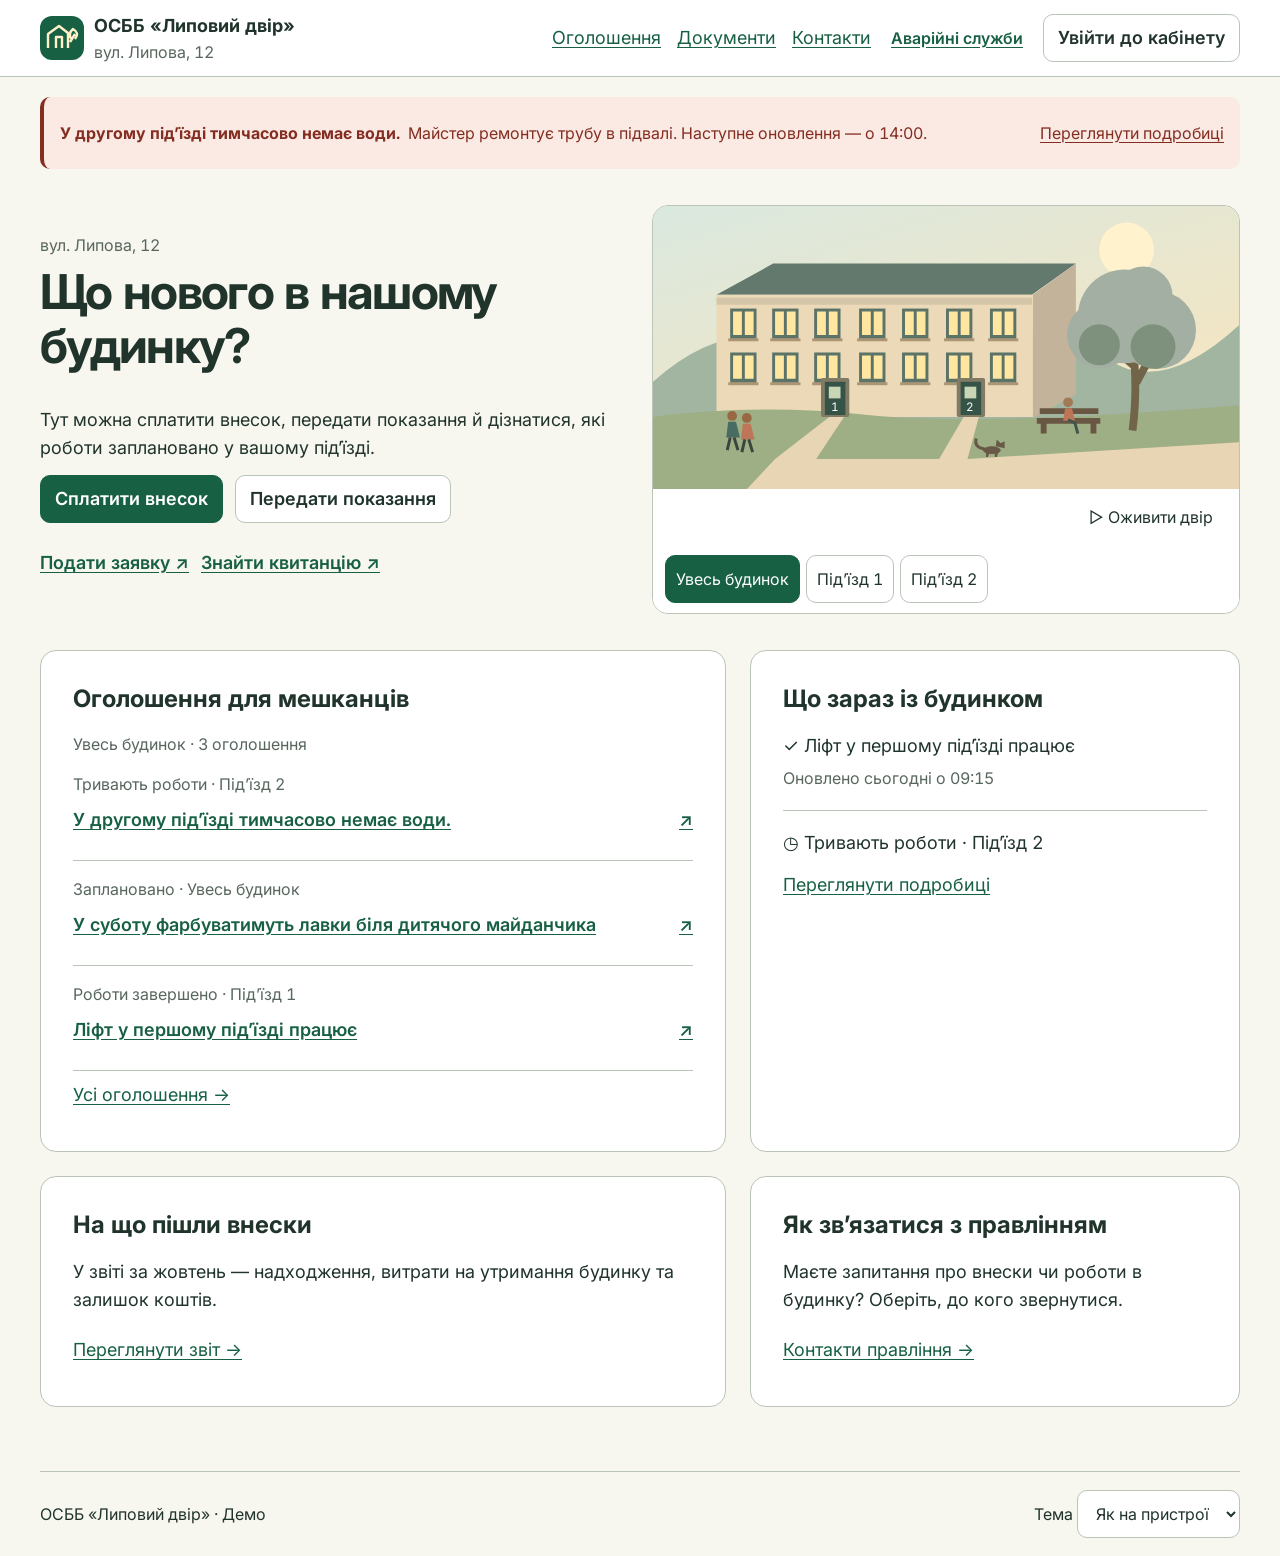
<file: index.html>
<!doctype html>
<html lang="uk"><head><meta charset="utf-8"><meta name="viewport" content="width=device-width,initial-scale=1">
<title>Що нового в нашому будинку? · ОСББ «Липовий двір»</title><meta name="description" content="Що нового в нашому будинку?. ОСББ «Липовий двір», вул. Липова, 12. Демонстраційний сайт.">
<link rel="icon" href="data:image/svg+xml,%3Csvg xmlns='http://www.w3.org/2000/svg' viewBox='0 0 32 32'%3E%3Crect width='32' height='32' rx='8' fill='%23176044'/%3E%3Cpath d='M7 18 16 8l9 10v7H7Z' fill='%23fff0c9'/%3E%3C/svg%3E"><link rel="preconnect" href="https://fonts.gstatic.com" crossorigin><link rel="stylesheet" href="style.css"><link rel="stylesheet" media="print" onload="this.media='all'" href="https://fonts.googleapis.com/css2?family=Inter:wght@400;600;700&amp;display=swap"><script src="app.js" defer></script></head>
<body data-page="index"><a class="skip" href="#main">До основного вмісту</a>
<header><div class="wrap bar"><a class="brand" href="index.html"><svg aria-hidden="true" viewBox="0 0 44 44" width="44" height="44"><rect width="44" height="44" rx="12" fill="#176044"/><path d="M8 32V18l11-8 9 7v15M16 32V21h6v11m8-6 5-8m-3 6q-5-6 1-11 7 4 2 10" fill="none" stroke="#FFF0C9" stroke-width="2.4" stroke-linejoin="round"/></svg><span>ОСББ «Липовий двір»<small>вул. Липова, 12</small></span></a><nav class="top"><a href="news.html">Оголошення</a><a href="documents.html">Документи</a><a href="contacts.html">Контакти</a></nav><a class="safety" href="emergency.html">Аварійні служби</a><a class="desk btn" href="account.html">Увійти до кабінету</a></div></header>
<main id="main" class="wrap" tabindex="-1"><aside class="alert"><strong>У другому під’їзді тимчасово немає води.</strong> Майстер ремонтує трубу в підвалі. Наступне оновлення — о 14:00. <a href="notice-1.html">Переглянути подробиці</a></aside><section class="hero"><div class="intro"><small>вул. Липова, 12</small><h1>Що нового в нашому будинку?</h1><p>Тут можна сплатити внесок, передати показання й дізнатися, які роботи заплановано у вашому під’їзді.</p><div class="actions"><a class="primary" href="pay.html">Сплатити внесок</a><a class="btn" href="meters.html">Передати показання</a></div></div><div class="quick"><a href="request.html">Подати заявку ↗</a><a href="receipts.html">Знайти квитанцію ↗</a></div><div class="scene"><svg class="yard" viewBox="0 0 600 290" role="img" aria-label="Подвір’я на Липовій: два під’їзди, липа, лавка й кіт"><defs><linearGradient id="sky" x2=".6" y2="1"><stop stop-color="#dae8df"/><stop offset="1" stop-color="#f7e5be"/></linearGradient><g id="window"><path fill="#5c7368" d="M0 0h27v31H0z"/><path fill="#ffe6a1" d="M3 3h9v24H3zm12 0h9v24h-9z"/><path stroke="#ab9574" stroke-width="3" d="M-2 32h31"/></g><g id="person"><circle cy="-26" r="5" fill="#986843"/><path d="M-4-20h8l4 16H-6z" fill="currentColor"/><path class="legs" d="m-2-4-3 13m7-13 4 13" fill="none" stroke="#3b443e" stroke-width="3"/></g></defs><rect width="600" height="290" fill="url(#sky)"/><circle cx="485" cy="45" r="28" fill="#fff2cd"/><path d="M0 180q84-75 160-28t160 0 140 0 140-30v115H0" fill="#a1b5a0"/><path d="M65 91 123 59h310l-45 32Z" fill="#63796d"/><path d="M389 91 433 59v134l-44 24Z" fill="#c4b39b"/><path d="M65 91h324v125H65Z" fill="#ebd9b7"/><path d="M65 94h323v7H65Z" fill="#d6c6a9"/><use href="#window" x="79" y="105"/><use href="#window" x="122" y="105"/><use href="#window" x="165" y="105"/><use href="#window" x="211" y="105"/><use href="#window" x="255" y="105"/><use href="#window" x="300" y="105"/><use href="#window" x="345" y="105"/><use href="#window" x="79" y="150"/><use href="#window" x="122" y="150"/><use href="#window" x="165" y="150"/><use href="#window" x="211" y="150"/><use href="#window" x="255" y="150"/><use href="#window" x="300" y="150"/><use href="#window" x="345" y="150"/><path d="M0 216q105-14 220-2t380-10v86H0" fill="#9eae85"/><path d="m96 290 29-31 62-48h12l-32 48h126l28-48h14l-13 48 278-17v48Z" fill="#e8d5b4"/><g class="door door1" transform="translate(176 180)"><rect x="-4" y="-4" width="29" height="40" rx="2" fill="#817a64"/><rect width="21" height="34" fill="#355347"/><path d="M4 5h12v12H4z" fill="#c9d6b6"/><text x="10" y="30" text-anchor="middle" font-size="12" fill="white">1</text></g><g class="door door2" transform="translate(315 180)"><rect x="-4" y="-4" width="29" height="40" rx="2" fill="#817a64"/><rect width="21" height="34" fill="#355347"/><path d="M4 5h12v12H4z" fill="#c9d6b6"/><text x="10" y="30" text-anchor="middle" font-size="12" fill="white">2</text></g><path d="M491 230q7-54-3-108m7 59 24-45m-25 29-26-22" fill="none" stroke="#716448" stroke-width="8"/><g fill="var(--leaves,#81965b)"><circle cx="483" cy="113" r="48"/><circle cx="516" cy="127" r="40"/><circle cx="458" cy="132" r="34"/><circle cx="502" cy="92" r="30"/></g><g fill="#546e4f" opacity=".45"><circle cx="457" cy="142" r="21"/><circle cx="512" cy="144" r="23"/></g><g stroke="#695743" stroke-width="6"><path d="M396 210h60m-63 10h65m-58 1v12m51-12v12"/></g><g transform="translate(425 213)"><circle class="head" cy="-12" r="5" fill="#a17955"/><path d="M-3-6h7l3 13h-12z" fill="#be7456"/><path d="m0 6 7 3 3 11" fill="none" stroke="#42554c" stroke-width="3"/></g><g class="couple"><use href="#person" x="81" y="241" color="#486c64"/><use href="#person" x="96" y="243" color="#be7658"/></g><g class="cat" fill="#685847" transform="translate(347 250)"><ellipse rx="9" ry="4"/><path d="m4-4 1-7 4 4 4-2v7ZM-6 1v6h2l2-6m5 0v6h2l2-6"/><path d="M-7-1q-12-2-9-11" stroke="#685847" stroke-width="3" fill="none"/></g></svg><div class="scene-bar"><button id="play">▷ Оживити двір</button></div><div class="filters" aria-label="Вибір під’їзду"><button data-filter="0" aria-pressed="true">Увесь будинок</button><button data-filter="1" aria-pressed="false">Під’їзд 1</button><button data-filter="2" aria-pressed="false">Під’їзд 2</button></div></div></section><div class="columns"><section class="card feed"><h2>Оголошення для мешканців</h2><small class="filter-result" role="status"></small><article class="row" data-entry="2"><small>Тривають роботи · Під’їзд 2</small><a href="notice-1.html">У другому під’їзді тимчасово немає води. <span aria-hidden="true">↗</span></a></article><article class="row" data-entry="0"><small>Заплановано · Увесь будинок</small><a href="notice-2.html">У суботу фарбуватимуть лавки біля дитячого майданчика <span aria-hidden="true">↗</span></a></article><article class="row" data-entry="1"><small>Роботи завершено · Під’їзд 1</small><a href="notice-3.html">Ліфт у першому під’їзді працює <span aria-hidden="true">↗</span></a></article><a href="news.html">Усі оголошення →</a></section><section class="card status"><h2>Що зараз із будинком</h2><p>✓ Ліфт у першому під’їзді працює</p><small>Оновлено сьогодні о 09:15</small><hr><p>◷ Тривають роботи · Під’їзд 2</p><a href="notice-1.html">Переглянути подробиці</a></section></div><div class="columns"><section class="card"><h2>На що пішли внески</h2><p>У звіті за жовтень — надходження, витрати на утримання будинку та залишок коштів.</p><a href="documents.html#oct">Переглянути звіт →</a></section><section class="card"><h2>Як зв’язатися з правлінням</h2><p>Маєте запитання про внески чи роботи в будинку? Оберіть, до кого звернутися.</p><a href="contacts.html">Контакти правління →</a></section></div></main>
<footer class="wrap"><span>ОСББ «Липовий двір» · Демо</span><label>Тема <select id="theme"><option value="auto">Як на пристрої</option><option value="light">Світла</option><option value="dark">Темна</option></select></label></footer>
<nav class="bottom" aria-label="Основна навігація"><a href="index.html" aria-current="page"><span aria-hidden="true">⌂</span>Головна</a><a href="account.html"><span aria-hidden="true">♙</span>Кабінет</a><a href="requests.html"><span aria-hidden="true">▤</span>Заявки</a><a href="emergency.html"><span aria-hidden="true">✆</span>Аварійні служби</a></nav></body></html>
</file>
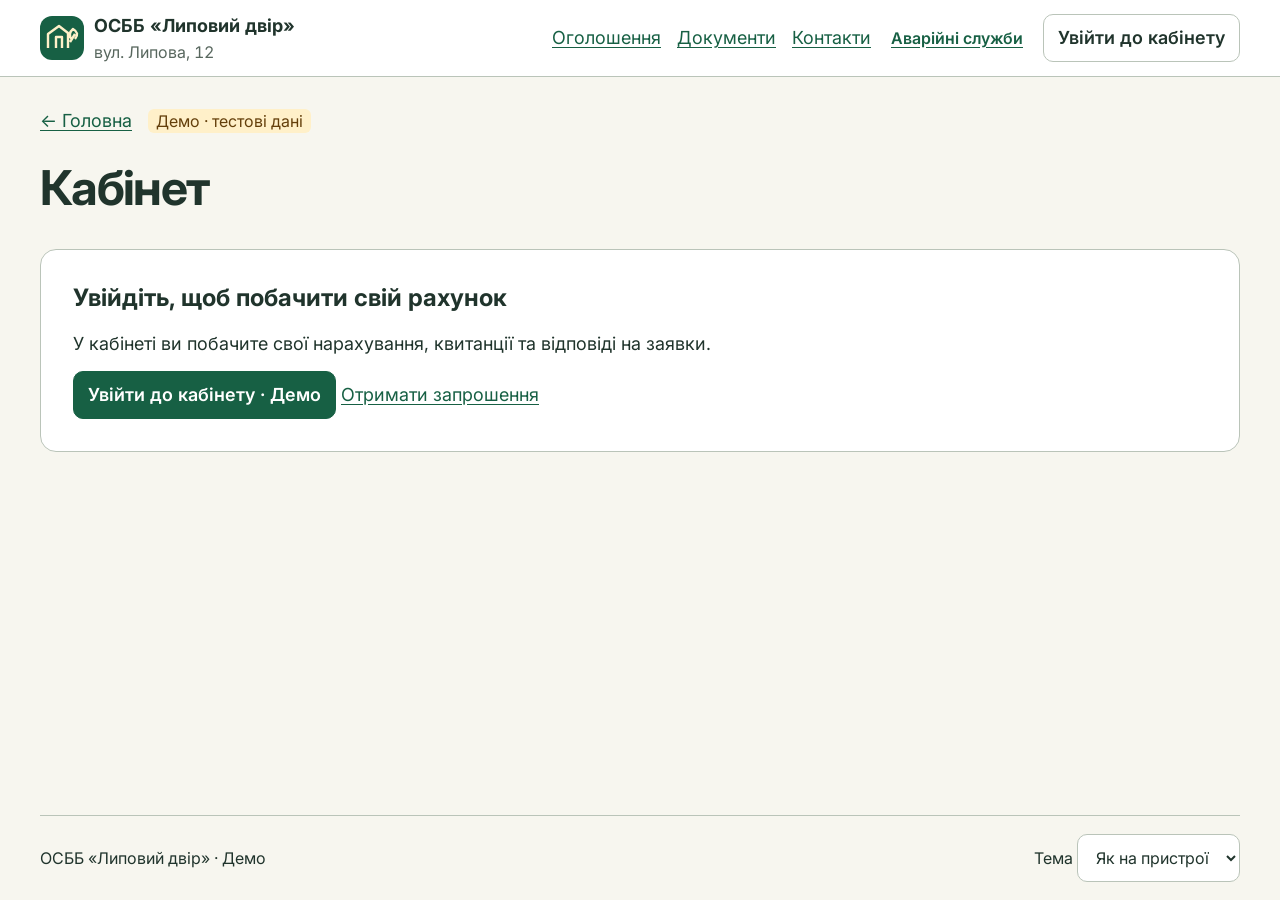
<file: account.html>
<!doctype html>
<html lang="uk"><head><meta charset="utf-8"><meta name="viewport" content="width=device-width,initial-scale=1">
<title>Кабінет · ОСББ «Липовий двір»</title><meta name="description" content="Кабінет. ОСББ «Липовий двір», вул. Липова, 12. Демонстраційний сайт.">
<meta name="robots" content="noindex"><link rel="icon" href="data:image/svg+xml,%3Csvg xmlns='http://www.w3.org/2000/svg' viewBox='0 0 32 32'%3E%3Crect width='32' height='32' rx='8' fill='%23176044'/%3E%3Cpath d='M7 18 16 8l9 10v7H7Z' fill='%23fff0c9'/%3E%3C/svg%3E"><link rel="preconnect" href="https://fonts.gstatic.com" crossorigin><link rel="stylesheet" href="style.css"><link rel="stylesheet" media="print" onload="this.media='all'" href="https://fonts.googleapis.com/css2?family=Inter:wght@400;600;700&amp;display=swap"><script src="app.js" defer></script></head>
<body data-page="account"><a class="skip" href="#main">До основного вмісту</a>
<header><div class="wrap bar"><a class="brand" href="index.html"><svg aria-hidden="true" viewBox="0 0 44 44" width="44" height="44"><rect width="44" height="44" rx="12" fill="#176044"/><path d="M8 32V18l11-8 9 7v15M16 32V21h6v11m8-6 5-8m-3 6q-5-6 1-11 7 4 2 10" fill="none" stroke="#FFF0C9" stroke-width="2.4" stroke-linejoin="round"/></svg><span>ОСББ «Липовий двір»<small>вул. Липова, 12</small></span></a><nav class="top"><a href="news.html">Оголошення</a><a href="documents.html">Документи</a><a href="contacts.html">Контакти</a></nav><a class="safety" href="emergency.html">Аварійні служби</a><a class="desk btn" href="account.html">Увійти до кабінету</a></div></header>
<main id="main" class="wrap" tabindex="-1"><a class="back" href="index.html">← Головна</a><span class="demo">Демо · тестові дані</span><h1>Кабінет</h1><section class="card gate" hidden><h2>Увійдіть, щоб побачити свій рахунок</h2><p>У кабінеті ви побачите свої нарахування, квитанції та відповіді на заявки.</p><button id="login" class="primary">Увійти до кабінету · Демо</button> <a href="contacts.html">Отримати запрошення</a></section><div class="demo-content"><div class="columns"><section class="card"><small>вул. Липова, 12 · Жовтень 2026</small><h2 id="balance-title">До сплати</h2><p class="money" id="balance">480,00 грн</p><small>Оновлено сьогодні о 09:15</small><div class="actions"><a class="primary" href="pay.html">Сплатити внесок</a><a href="receipts.html">Знайти квитанцію</a></div></section><section class="card"><h2>Показання</h2><p>Передайте показання до 25 листопада.</p><a href="meters.html">Передати показання</a><hr><a href="requests.html">Мої заявки</a></section></div><section class="card"><h2>Історія операцій</h2><p>Вересень · Внесок сплачено · 480,00 грн</p><a href="receipts.html">Переглянути квитанції</a></section></div></main>
<footer class="wrap"><span>ОСББ «Липовий двір» · Демо</span><label>Тема <select id="theme"><option value="auto">Як на пристрої</option><option value="light">Світла</option><option value="dark">Темна</option></select></label></footer>
<nav class="bottom" aria-label="Основна навігація"><a href="index.html"><span aria-hidden="true">⌂</span>Головна</a><a href="account.html" aria-current="page"><span aria-hidden="true">♙</span>Кабінет</a><a href="requests.html"><span aria-hidden="true">▤</span>Заявки</a><a href="emergency.html"><span aria-hidden="true">✆</span>Аварійні служби</a></nav></body></html>
</file>
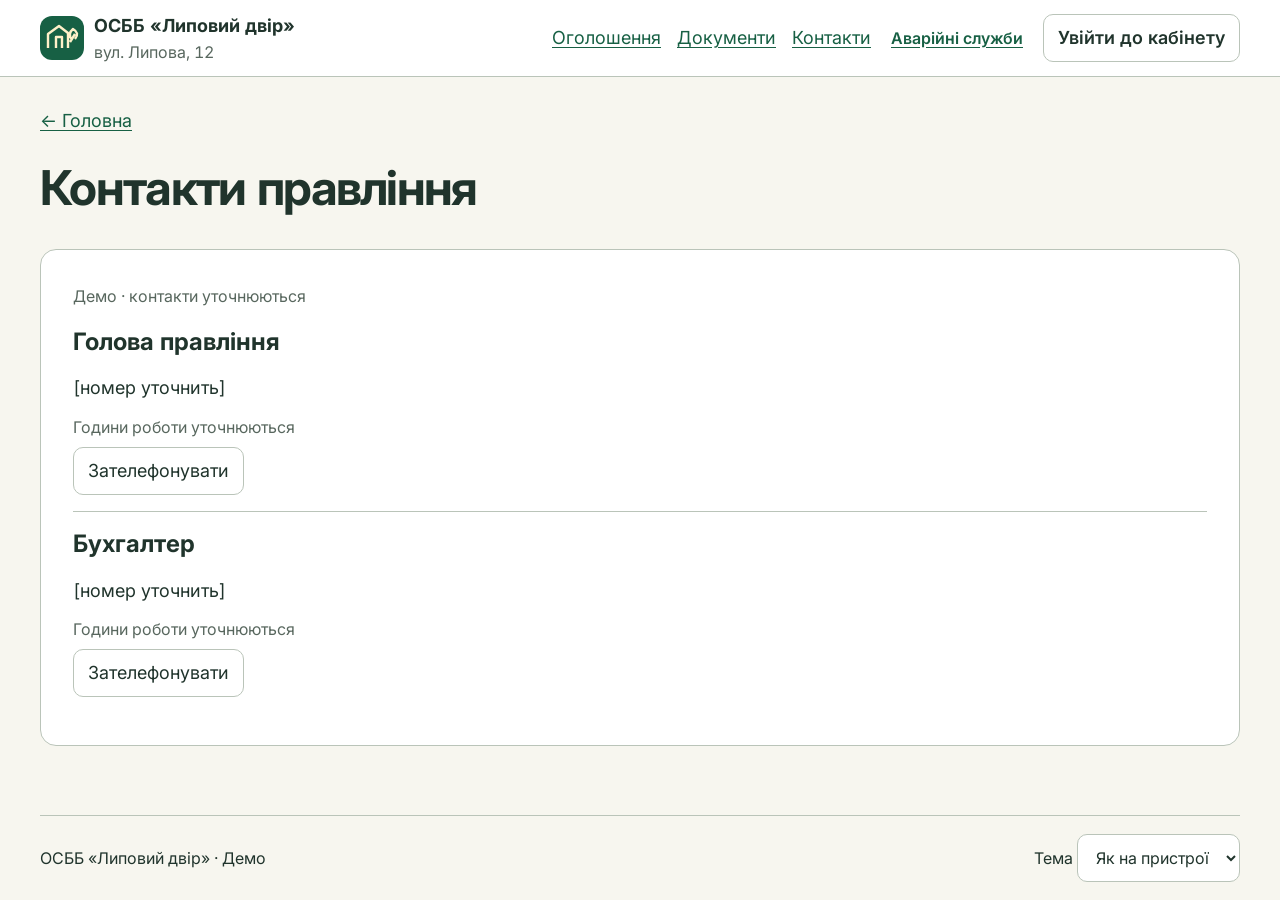
<file: contacts.html>
<!doctype html>
<html lang="uk"><head><meta charset="utf-8"><meta name="viewport" content="width=device-width,initial-scale=1">
<title>Контакти правління · ОСББ «Липовий двір»</title><meta name="description" content="Контакти правління. ОСББ «Липовий двір», вул. Липова, 12. Демонстраційний сайт.">
<link rel="icon" href="data:image/svg+xml,%3Csvg xmlns='http://www.w3.org/2000/svg' viewBox='0 0 32 32'%3E%3Crect width='32' height='32' rx='8' fill='%23176044'/%3E%3Cpath d='M7 18 16 8l9 10v7H7Z' fill='%23fff0c9'/%3E%3C/svg%3E"><link rel="preconnect" href="https://fonts.gstatic.com" crossorigin><link rel="stylesheet" href="style.css"><link rel="stylesheet" media="print" onload="this.media='all'" href="https://fonts.googleapis.com/css2?family=Inter:wght@400;600;700&amp;display=swap"><script src="app.js" defer></script></head>
<body data-page="contacts"><a class="skip" href="#main">До основного вмісту</a>
<header><div class="wrap bar"><a class="brand" href="index.html"><svg aria-hidden="true" viewBox="0 0 44 44" width="44" height="44"><rect width="44" height="44" rx="12" fill="#176044"/><path d="M8 32V18l11-8 9 7v15M16 32V21h6v11m8-6 5-8m-3 6q-5-6 1-11 7 4 2 10" fill="none" stroke="#FFF0C9" stroke-width="2.4" stroke-linejoin="round"/></svg><span>ОСББ «Липовий двір»<small>вул. Липова, 12</small></span></a><nav class="top"><a href="news.html">Оголошення</a><a href="documents.html">Документи</a><a href="contacts.html">Контакти</a></nav><a class="safety" href="emergency.html">Аварійні служби</a><a class="desk btn" href="account.html">Увійти до кабінету</a></div></header>
<main id="main" class="wrap" tabindex="-1"><a class="back" href="index.html">← Головна</a><h1>Контакти правління</h1><section class="card"><small>Демо · контакти уточнюються</small><article class="row"><h2>Голова правління</h2><p>[номер уточнить]</p><small>Години роботи уточнюються</small><button disabled>Зателефонувати</button></article><article class="row"><h2>Бухгалтер</h2><p>[номер уточнить]</p><small>Години роботи уточнюються</small><button disabled>Зателефонувати</button></article></section></main>
<footer class="wrap"><span>ОСББ «Липовий двір» · Демо</span><label>Тема <select id="theme"><option value="auto">Як на пристрої</option><option value="light">Світла</option><option value="dark">Темна</option></select></label></footer>
<nav class="bottom" aria-label="Основна навігація"><a href="index.html"><span aria-hidden="true">⌂</span>Головна</a><a href="account.html"><span aria-hidden="true">♙</span>Кабінет</a><a href="requests.html"><span aria-hidden="true">▤</span>Заявки</a><a href="emergency.html"><span aria-hidden="true">✆</span>Аварійні служби</a></nav></body></html>
</file>
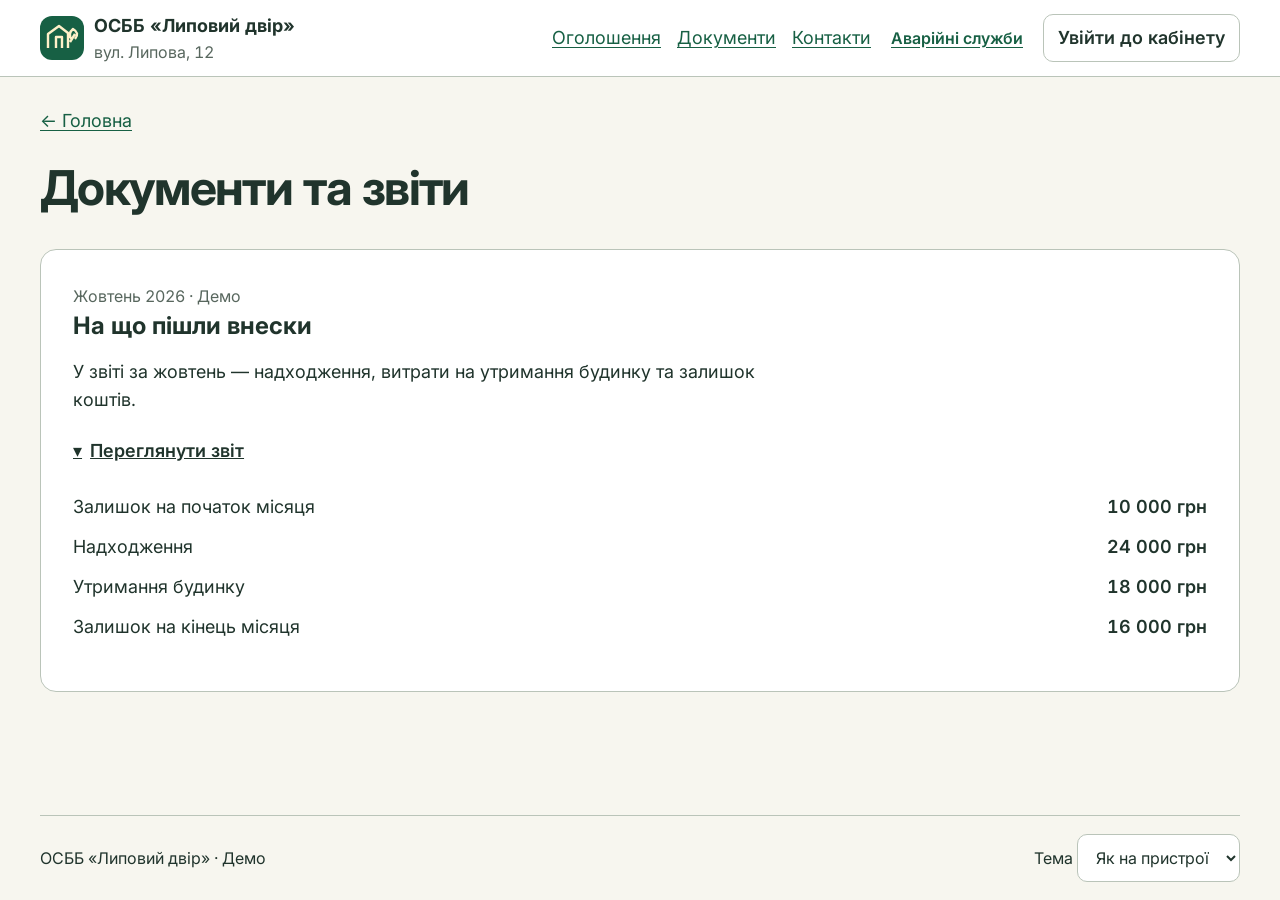
<file: documents.html>
<!doctype html>
<html lang="uk"><head><meta charset="utf-8"><meta name="viewport" content="width=device-width,initial-scale=1">
<title>Документи та звіти · ОСББ «Липовий двір»</title><meta name="description" content="Документи та звіти. ОСББ «Липовий двір», вул. Липова, 12. Демонстраційний сайт.">
<link rel="icon" href="data:image/svg+xml,%3Csvg xmlns='http://www.w3.org/2000/svg' viewBox='0 0 32 32'%3E%3Crect width='32' height='32' rx='8' fill='%23176044'/%3E%3Cpath d='M7 18 16 8l9 10v7H7Z' fill='%23fff0c9'/%3E%3C/svg%3E"><link rel="preconnect" href="https://fonts.gstatic.com" crossorigin><link rel="stylesheet" href="style.css"><link rel="stylesheet" media="print" onload="this.media='all'" href="https://fonts.googleapis.com/css2?family=Inter:wght@400;600;700&amp;display=swap"><script src="app.js" defer></script></head>
<body data-page="documents"><a class="skip" href="#main">До основного вмісту</a>
<header><div class="wrap bar"><a class="brand" href="index.html"><svg aria-hidden="true" viewBox="0 0 44 44" width="44" height="44"><rect width="44" height="44" rx="12" fill="#176044"/><path d="M8 32V18l11-8 9 7v15M16 32V21h6v11m8-6 5-8m-3 6q-5-6 1-11 7 4 2 10" fill="none" stroke="#FFF0C9" stroke-width="2.4" stroke-linejoin="round"/></svg><span>ОСББ «Липовий двір»<small>вул. Липова, 12</small></span></a><nav class="top"><a href="news.html">Оголошення</a><a href="documents.html">Документи</a><a href="contacts.html">Контакти</a></nav><a class="safety" href="emergency.html">Аварійні служби</a><a class="desk btn" href="account.html">Увійти до кабінету</a></div></header>
<main id="main" class="wrap" tabindex="-1"><a class="back" href="index.html">← Головна</a><h1>Документи та звіти</h1><article id="oct" class="card"><small>Жовтень 2026 · Демо</small><h2>На що пішли внески</h2><p>У звіті за жовтень — надходження, витрати на утримання будинку та залишок коштів.</p><details open><summary>Переглянути звіт</summary><dl><dt>Залишок на початок місяця</dt><dd>10 000 грн</dd><dt>Надходження</dt><dd>24 000 грн</dd><dt>Утримання будинку</dt><dd>18 000 грн</dd><dt>Залишок на кінець місяця</dt><dd>16 000 грн</dd></dl></details></article></main>
<footer class="wrap"><span>ОСББ «Липовий двір» · Демо</span><label>Тема <select id="theme"><option value="auto">Як на пристрої</option><option value="light">Світла</option><option value="dark">Темна</option></select></label></footer>
<nav class="bottom" aria-label="Основна навігація"><a href="index.html"><span aria-hidden="true">⌂</span>Головна</a><a href="account.html"><span aria-hidden="true">♙</span>Кабінет</a><a href="requests.html"><span aria-hidden="true">▤</span>Заявки</a><a href="emergency.html"><span aria-hidden="true">✆</span>Аварійні служби</a></nav></body></html>
</file>
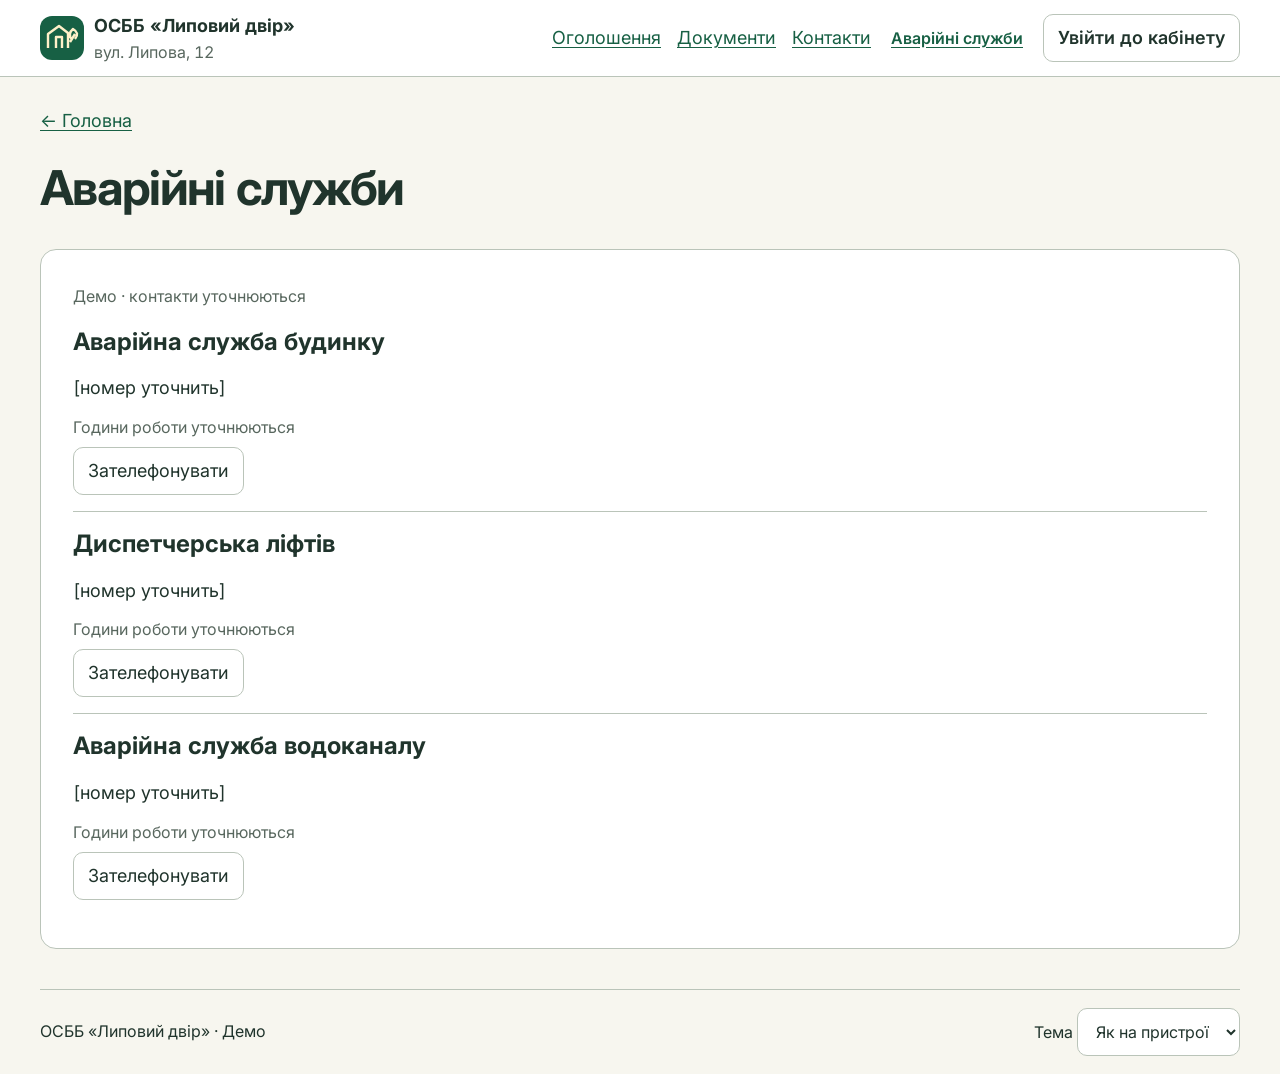
<file: emergency.html>
<!doctype html>
<html lang="uk"><head><meta charset="utf-8"><meta name="viewport" content="width=device-width,initial-scale=1">
<title>Аварійні служби · ОСББ «Липовий двір»</title><meta name="description" content="Аварійні служби. ОСББ «Липовий двір», вул. Липова, 12. Демонстраційний сайт.">
<link rel="icon" href="data:image/svg+xml,%3Csvg xmlns='http://www.w3.org/2000/svg' viewBox='0 0 32 32'%3E%3Crect width='32' height='32' rx='8' fill='%23176044'/%3E%3Cpath d='M7 18 16 8l9 10v7H7Z' fill='%23fff0c9'/%3E%3C/svg%3E"><link rel="preconnect" href="https://fonts.gstatic.com" crossorigin><link rel="stylesheet" href="style.css"><link rel="stylesheet" media="print" onload="this.media='all'" href="https://fonts.googleapis.com/css2?family=Inter:wght@400;600;700&amp;display=swap"><script src="app.js" defer></script></head>
<body data-page="emergency"><a class="skip" href="#main">До основного вмісту</a>
<header><div class="wrap bar"><a class="brand" href="index.html"><svg aria-hidden="true" viewBox="0 0 44 44" width="44" height="44"><rect width="44" height="44" rx="12" fill="#176044"/><path d="M8 32V18l11-8 9 7v15M16 32V21h6v11m8-6 5-8m-3 6q-5-6 1-11 7 4 2 10" fill="none" stroke="#FFF0C9" stroke-width="2.4" stroke-linejoin="round"/></svg><span>ОСББ «Липовий двір»<small>вул. Липова, 12</small></span></a><nav class="top"><a href="news.html">Оголошення</a><a href="documents.html">Документи</a><a href="contacts.html">Контакти</a></nav><a class="safety" href="emergency.html">Аварійні служби</a><a class="desk btn" href="account.html">Увійти до кабінету</a></div></header>
<main id="main" class="wrap" tabindex="-1"><a class="back" href="index.html">← Головна</a><h1>Аварійні служби</h1><section class="card"><small>Демо · контакти уточнюються</small><article class="row"><h2>Аварійна служба будинку</h2><p>[номер уточнить]</p><small>Години роботи уточнюються</small><button disabled>Зателефонувати</button></article><article class="row"><h2>Диспетчерська ліфтів</h2><p>[номер уточнить]</p><small>Години роботи уточнюються</small><button disabled>Зателефонувати</button></article><article class="row"><h2>Аварійна служба водоканалу</h2><p>[номер уточнить]</p><small>Години роботи уточнюються</small><button disabled>Зателефонувати</button></article></section></main>
<footer class="wrap"><span>ОСББ «Липовий двір» · Демо</span><label>Тема <select id="theme"><option value="auto">Як на пристрої</option><option value="light">Світла</option><option value="dark">Темна</option></select></label></footer>
<nav class="bottom" aria-label="Основна навігація"><a href="index.html"><span aria-hidden="true">⌂</span>Головна</a><a href="account.html"><span aria-hidden="true">♙</span>Кабінет</a><a href="requests.html"><span aria-hidden="true">▤</span>Заявки</a><a href="emergency.html" aria-current="page"><span aria-hidden="true">✆</span>Аварійні служби</a></nav></body></html>
</file>
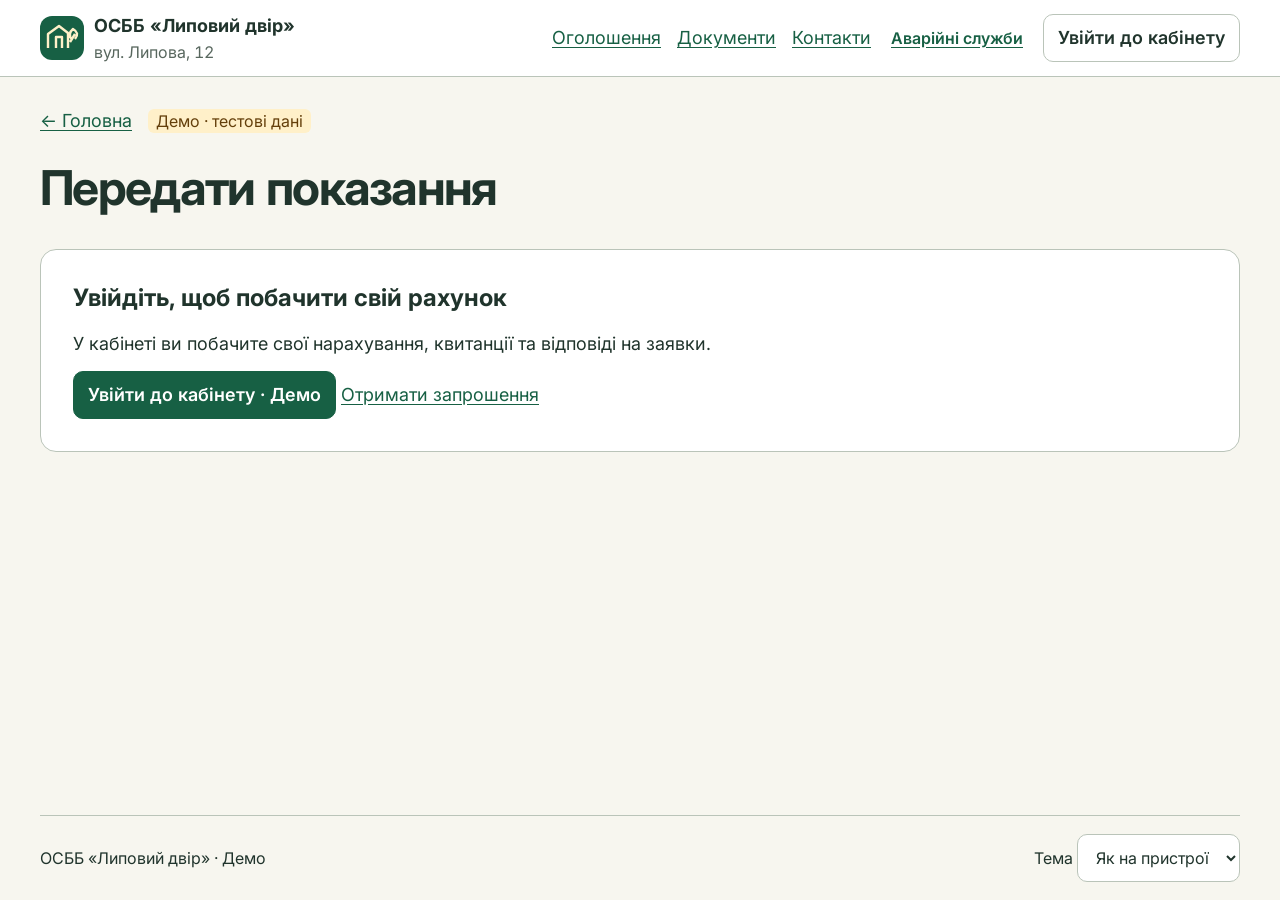
<file: meters.html>
<!doctype html>
<html lang="uk"><head><meta charset="utf-8"><meta name="viewport" content="width=device-width,initial-scale=1">
<title>Передати показання · ОСББ «Липовий двір»</title><meta name="description" content="Передати показання. ОСББ «Липовий двір», вул. Липова, 12. Демонстраційний сайт.">
<meta name="robots" content="noindex"><link rel="icon" href="data:image/svg+xml,%3Csvg xmlns='http://www.w3.org/2000/svg' viewBox='0 0 32 32'%3E%3Crect width='32' height='32' rx='8' fill='%23176044'/%3E%3Cpath d='M7 18 16 8l9 10v7H7Z' fill='%23fff0c9'/%3E%3C/svg%3E"><link rel="preconnect" href="https://fonts.gstatic.com" crossorigin><link rel="stylesheet" href="style.css"><link rel="stylesheet" media="print" onload="this.media='all'" href="https://fonts.googleapis.com/css2?family=Inter:wght@400;600;700&amp;display=swap"><script src="app.js" defer></script></head>
<body data-page="meters"><a class="skip" href="#main">До основного вмісту</a>
<header><div class="wrap bar"><a class="brand" href="index.html"><svg aria-hidden="true" viewBox="0 0 44 44" width="44" height="44"><rect width="44" height="44" rx="12" fill="#176044"/><path d="M8 32V18l11-8 9 7v15M16 32V21h6v11m8-6 5-8m-3 6q-5-6 1-11 7 4 2 10" fill="none" stroke="#FFF0C9" stroke-width="2.4" stroke-linejoin="round"/></svg><span>ОСББ «Липовий двір»<small>вул. Липова, 12</small></span></a><nav class="top"><a href="news.html">Оголошення</a><a href="documents.html">Документи</a><a href="contacts.html">Контакти</a></nav><a class="safety" href="emergency.html">Аварійні служби</a><a class="desk btn" href="account.html">Увійти до кабінету</a></div></header>
<main id="main" class="wrap" tabindex="-1"><a class="back" href="index.html">← Головна</a><span class="demo">Демо · тестові дані</span><h1>Передати показання</h1><section class="card gate" hidden><h2>Увійдіть, щоб побачити свій рахунок</h2><p>У кабінеті ви побачите свої нарахування, квитанції та відповіді на заявки.</p><button id="login" class="primary">Увійти до кабінету · Демо</button> <a href="contacts.html">Отримати запрошення</a></section><div class="demo-content"><form class="card" id="meter"><h2>Лічильник води</h2><p>Попередні показання · <strong id="previous">120</strong> м³</p><label class="formline">Поточні показання, м³<input name="reading" type="number" inputmode="decimal" step="0.001" min="120" required></label><button class="primary">Передати показання</button><p class="result" id="meter-result" role="status"></p></form></div></main>
<footer class="wrap"><span>ОСББ «Липовий двір» · Демо</span><label>Тема <select id="theme"><option value="auto">Як на пристрої</option><option value="light">Світла</option><option value="dark">Темна</option></select></label></footer>
<nav class="bottom" aria-label="Основна навігація"><a href="index.html"><span aria-hidden="true">⌂</span>Головна</a><a href="account.html"><span aria-hidden="true">♙</span>Кабінет</a><a href="requests.html"><span aria-hidden="true">▤</span>Заявки</a><a href="emergency.html"><span aria-hidden="true">✆</span>Аварійні служби</a></nav></body></html>
</file>
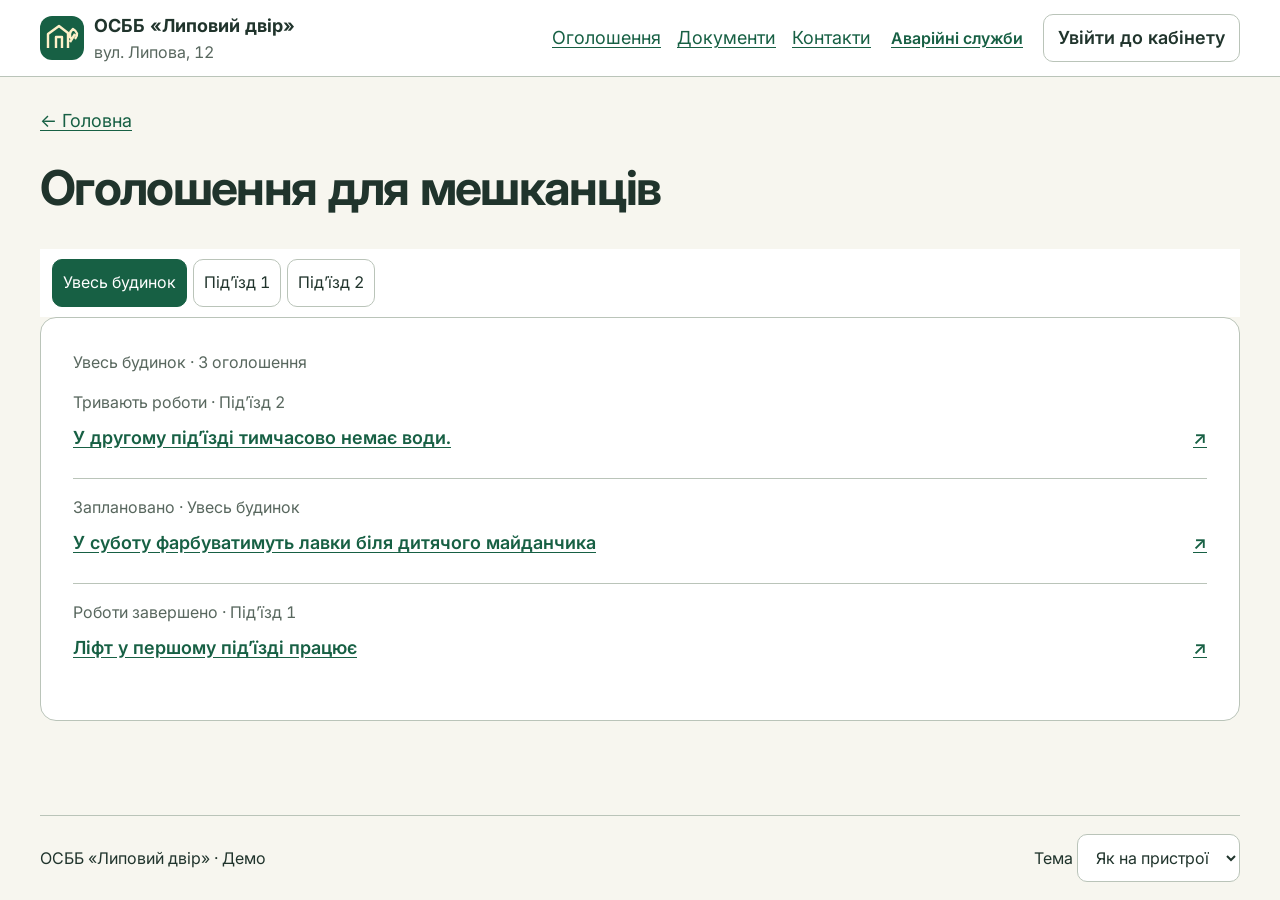
<file: news.html>
<!doctype html>
<html lang="uk"><head><meta charset="utf-8"><meta name="viewport" content="width=device-width,initial-scale=1">
<title>Оголошення для мешканців · ОСББ «Липовий двір»</title><meta name="description" content="Оголошення для мешканців. ОСББ «Липовий двір», вул. Липова, 12. Демонстраційний сайт.">
<link rel="icon" href="data:image/svg+xml,%3Csvg xmlns='http://www.w3.org/2000/svg' viewBox='0 0 32 32'%3E%3Crect width='32' height='32' rx='8' fill='%23176044'/%3E%3Cpath d='M7 18 16 8l9 10v7H7Z' fill='%23fff0c9'/%3E%3C/svg%3E"><link rel="preconnect" href="https://fonts.gstatic.com" crossorigin><link rel="stylesheet" href="style.css"><link rel="stylesheet" media="print" onload="this.media='all'" href="https://fonts.googleapis.com/css2?family=Inter:wght@400;600;700&amp;display=swap"><script src="app.js" defer></script></head>
<body data-page="news"><a class="skip" href="#main">До основного вмісту</a>
<header><div class="wrap bar"><a class="brand" href="index.html"><svg aria-hidden="true" viewBox="0 0 44 44" width="44" height="44"><rect width="44" height="44" rx="12" fill="#176044"/><path d="M8 32V18l11-8 9 7v15M16 32V21h6v11m8-6 5-8m-3 6q-5-6 1-11 7 4 2 10" fill="none" stroke="#FFF0C9" stroke-width="2.4" stroke-linejoin="round"/></svg><span>ОСББ «Липовий двір»<small>вул. Липова, 12</small></span></a><nav class="top"><a href="news.html">Оголошення</a><a href="documents.html">Документи</a><a href="contacts.html">Контакти</a></nav><a class="safety" href="emergency.html">Аварійні служби</a><a class="desk btn" href="account.html">Увійти до кабінету</a></div></header>
<main id="main" class="wrap" tabindex="-1"><a class="back" href="index.html">← Головна</a><h1>Оголошення для мешканців</h1><div class="filters" aria-label="Вибір під’їзду"><button data-filter="0" aria-pressed="true">Увесь будинок</button><button data-filter="1" aria-pressed="false">Під’їзд 1</button><button data-filter="2" aria-pressed="false">Під’їзд 2</button></div><section class="card"><small class="filter-result" role="status"></small><article class="row" data-entry="2"><small>Тривають роботи · Під’їзд 2</small><a href="notice-1.html">У другому під’їзді тимчасово немає води. <span aria-hidden="true">↗</span></a></article><article class="row" data-entry="0"><small>Заплановано · Увесь будинок</small><a href="notice-2.html">У суботу фарбуватимуть лавки біля дитячого майданчика <span aria-hidden="true">↗</span></a></article><article class="row" data-entry="1"><small>Роботи завершено · Під’їзд 1</small><a href="notice-3.html">Ліфт у першому під’їзді працює <span aria-hidden="true">↗</span></a></article></section></main>
<footer class="wrap"><span>ОСББ «Липовий двір» · Демо</span><label>Тема <select id="theme"><option value="auto">Як на пристрої</option><option value="light">Світла</option><option value="dark">Темна</option></select></label></footer>
<nav class="bottom" aria-label="Основна навігація"><a href="index.html"><span aria-hidden="true">⌂</span>Головна</a><a href="account.html"><span aria-hidden="true">♙</span>Кабінет</a><a href="requests.html"><span aria-hidden="true">▤</span>Заявки</a><a href="emergency.html"><span aria-hidden="true">✆</span>Аварійні служби</a></nav></body></html>
</file>
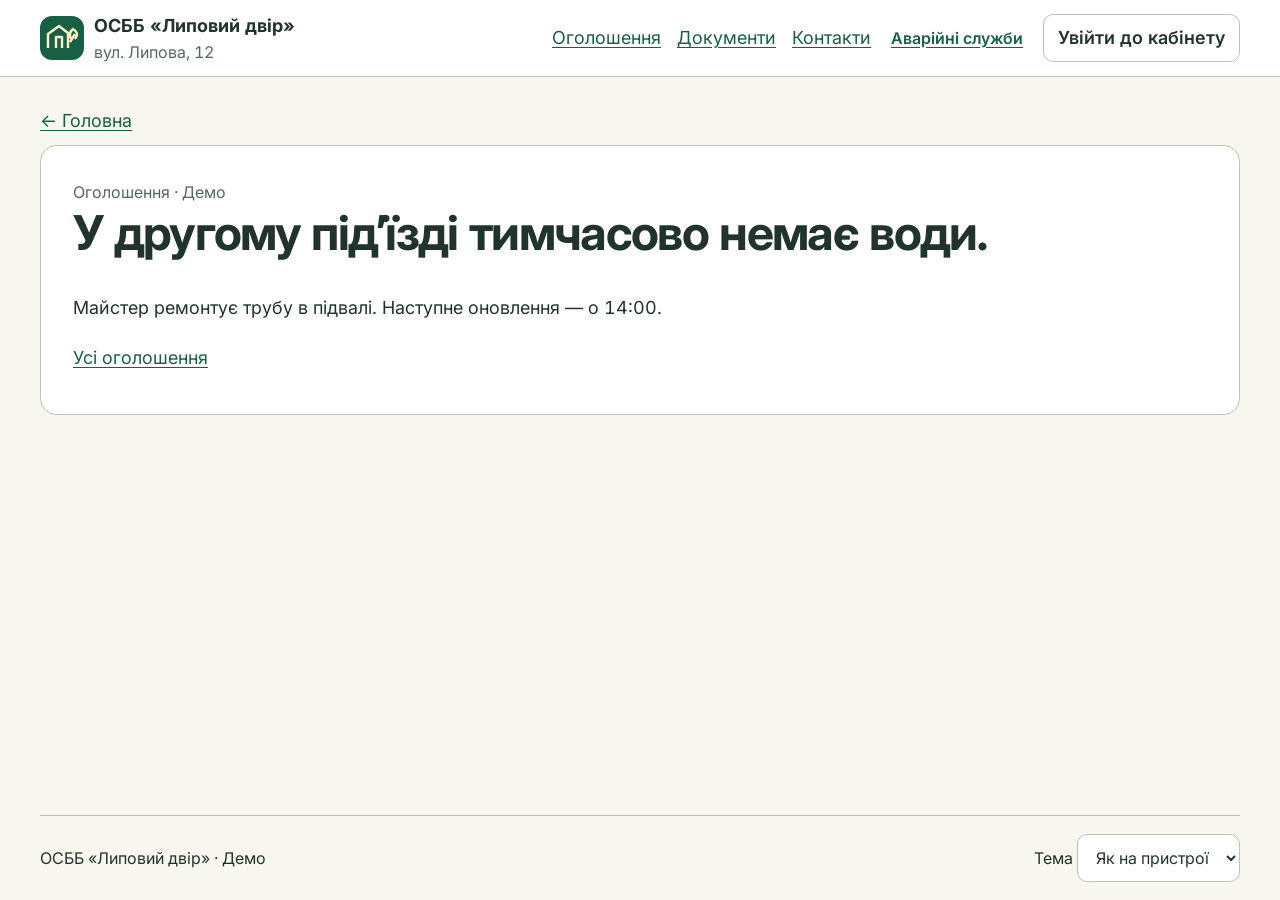
<file: notice-1.html>
<!doctype html>
<html lang="uk"><head><meta charset="utf-8"><meta name="viewport" content="width=device-width,initial-scale=1">
<title>У другому під’їзді тимчасово немає води. · ОСББ «Липовий двір»</title><meta name="description" content="У другому під’їзді тимчасово немає води.. ОСББ «Липовий двір», вул. Липова, 12. Демонстраційний сайт.">
<link rel="icon" href="data:image/svg+xml,%3Csvg xmlns='http://www.w3.org/2000/svg' viewBox='0 0 32 32'%3E%3Crect width='32' height='32' rx='8' fill='%23176044'/%3E%3Cpath d='M7 18 16 8l9 10v7H7Z' fill='%23fff0c9'/%3E%3C/svg%3E"><link rel="preconnect" href="https://fonts.gstatic.com" crossorigin><link rel="stylesheet" href="style.css"><link rel="stylesheet" media="print" onload="this.media='all'" href="https://fonts.googleapis.com/css2?family=Inter:wght@400;600;700&amp;display=swap"><script src="app.js" defer></script></head>
<body data-page="notice"><a class="skip" href="#main">До основного вмісту</a>
<header><div class="wrap bar"><a class="brand" href="index.html"><svg aria-hidden="true" viewBox="0 0 44 44" width="44" height="44"><rect width="44" height="44" rx="12" fill="#176044"/><path d="M8 32V18l11-8 9 7v15M16 32V21h6v11m8-6 5-8m-3 6q-5-6 1-11 7 4 2 10" fill="none" stroke="#FFF0C9" stroke-width="2.4" stroke-linejoin="round"/></svg><span>ОСББ «Липовий двір»<small>вул. Липова, 12</small></span></a><nav class="top"><a href="news.html">Оголошення</a><a href="documents.html">Документи</a><a href="contacts.html">Контакти</a></nav><a class="safety" href="emergency.html">Аварійні служби</a><a class="desk btn" href="account.html">Увійти до кабінету</a></div></header>
<main id="main" class="wrap" tabindex="-1"><a class="back" href="index.html">← Головна</a><article class="card"><small>Оголошення · Демо</small><h1>У другому під’їзді тимчасово немає води.</h1><p>Майстер ремонтує трубу в підвалі. Наступне оновлення — о 14:00.</p><a href="news.html">Усі оголошення</a></article></main>
<footer class="wrap"><span>ОСББ «Липовий двір» · Демо</span><label>Тема <select id="theme"><option value="auto">Як на пристрої</option><option value="light">Світла</option><option value="dark">Темна</option></select></label></footer>
<nav class="bottom" aria-label="Основна навігація"><a href="index.html"><span aria-hidden="true">⌂</span>Головна</a><a href="account.html"><span aria-hidden="true">♙</span>Кабінет</a><a href="requests.html"><span aria-hidden="true">▤</span>Заявки</a><a href="emergency.html"><span aria-hidden="true">✆</span>Аварійні служби</a></nav></body></html>
</file>
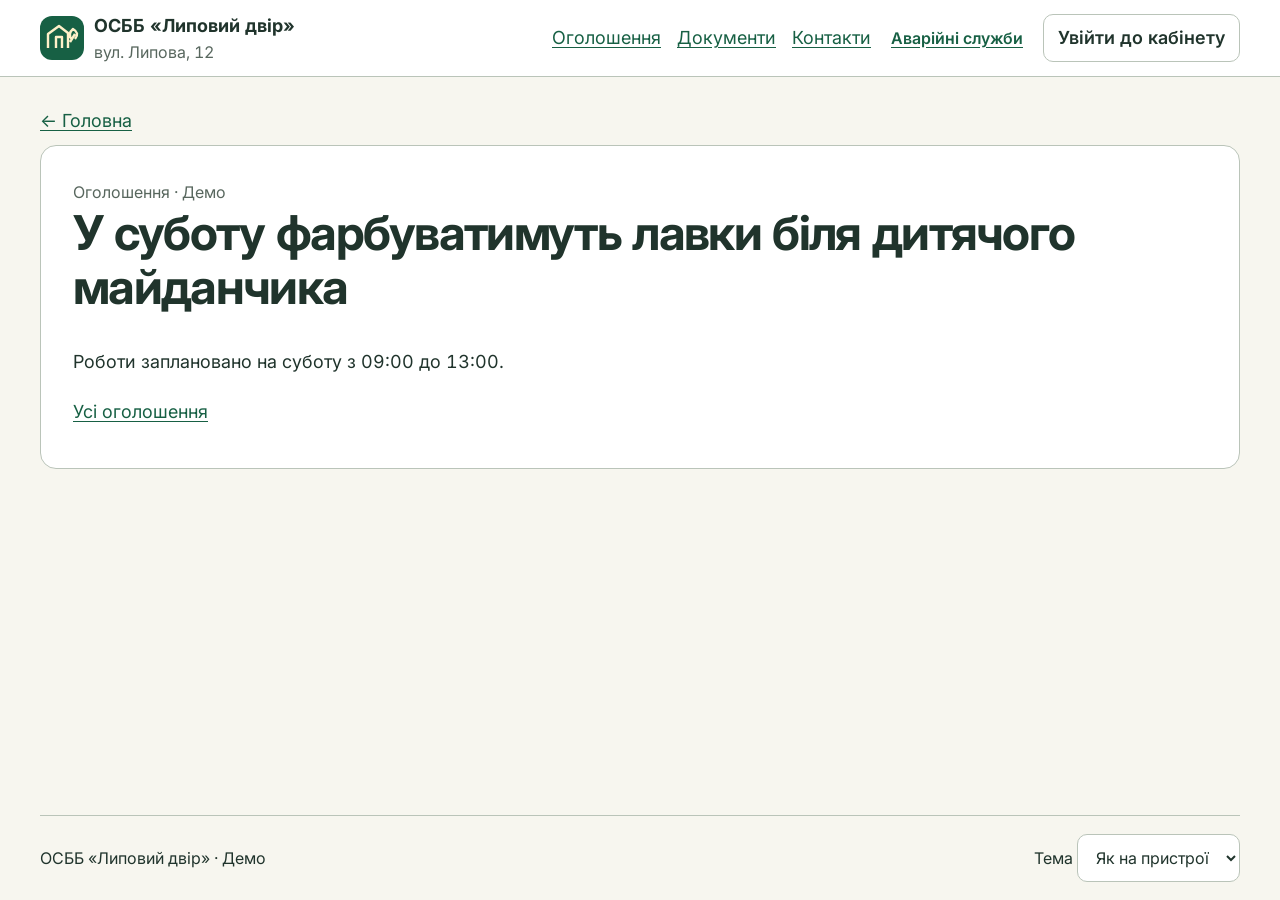
<file: notice-2.html>
<!doctype html>
<html lang="uk"><head><meta charset="utf-8"><meta name="viewport" content="width=device-width,initial-scale=1">
<title>У суботу фарбуватимуть лавки біля дитячого майданчика · ОСББ «Липовий двір»</title><meta name="description" content="У суботу фарбуватимуть лавки біля дитячого майданчика. ОСББ «Липовий двір», вул. Липова, 12. Демонстраційний сайт.">
<link rel="icon" href="data:image/svg+xml,%3Csvg xmlns='http://www.w3.org/2000/svg' viewBox='0 0 32 32'%3E%3Crect width='32' height='32' rx='8' fill='%23176044'/%3E%3Cpath d='M7 18 16 8l9 10v7H7Z' fill='%23fff0c9'/%3E%3C/svg%3E"><link rel="preconnect" href="https://fonts.gstatic.com" crossorigin><link rel="stylesheet" href="style.css"><link rel="stylesheet" media="print" onload="this.media='all'" href="https://fonts.googleapis.com/css2?family=Inter:wght@400;600;700&amp;display=swap"><script src="app.js" defer></script></head>
<body data-page="notice"><a class="skip" href="#main">До основного вмісту</a>
<header><div class="wrap bar"><a class="brand" href="index.html"><svg aria-hidden="true" viewBox="0 0 44 44" width="44" height="44"><rect width="44" height="44" rx="12" fill="#176044"/><path d="M8 32V18l11-8 9 7v15M16 32V21h6v11m8-6 5-8m-3 6q-5-6 1-11 7 4 2 10" fill="none" stroke="#FFF0C9" stroke-width="2.4" stroke-linejoin="round"/></svg><span>ОСББ «Липовий двір»<small>вул. Липова, 12</small></span></a><nav class="top"><a href="news.html">Оголошення</a><a href="documents.html">Документи</a><a href="contacts.html">Контакти</a></nav><a class="safety" href="emergency.html">Аварійні служби</a><a class="desk btn" href="account.html">Увійти до кабінету</a></div></header>
<main id="main" class="wrap" tabindex="-1"><a class="back" href="index.html">← Головна</a><article class="card"><small>Оголошення · Демо</small><h1>У суботу фарбуватимуть лавки біля дитячого майданчика</h1><p>Роботи заплановано на суботу з 09:00 до 13:00.</p><a href="news.html">Усі оголошення</a></article></main>
<footer class="wrap"><span>ОСББ «Липовий двір» · Демо</span><label>Тема <select id="theme"><option value="auto">Як на пристрої</option><option value="light">Світла</option><option value="dark">Темна</option></select></label></footer>
<nav class="bottom" aria-label="Основна навігація"><a href="index.html"><span aria-hidden="true">⌂</span>Головна</a><a href="account.html"><span aria-hidden="true">♙</span>Кабінет</a><a href="requests.html"><span aria-hidden="true">▤</span>Заявки</a><a href="emergency.html"><span aria-hidden="true">✆</span>Аварійні служби</a></nav></body></html>
</file>
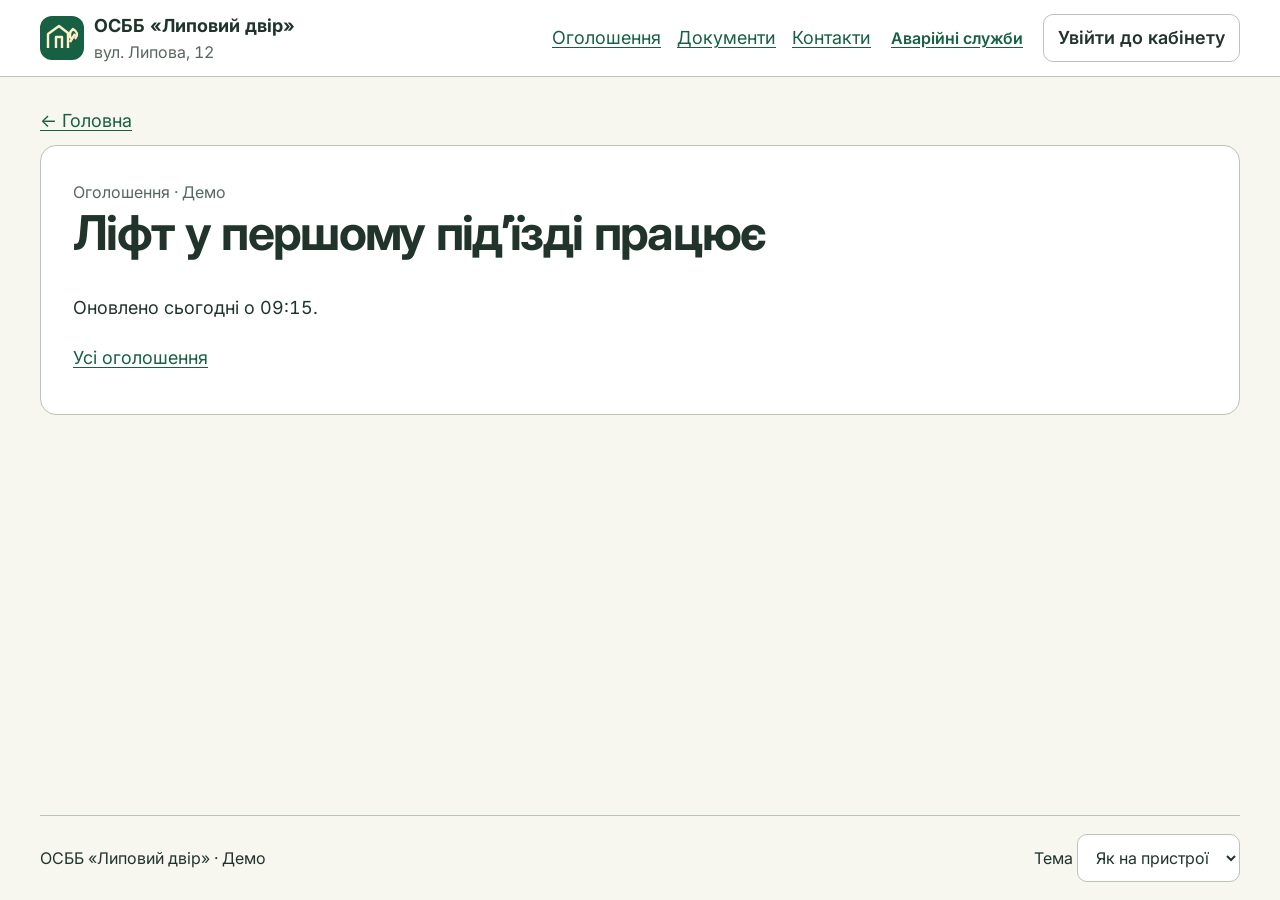
<file: notice-3.html>
<!doctype html>
<html lang="uk"><head><meta charset="utf-8"><meta name="viewport" content="width=device-width,initial-scale=1">
<title>Ліфт у першому під’їзді працює · ОСББ «Липовий двір»</title><meta name="description" content="Ліфт у першому під’їзді працює. ОСББ «Липовий двір», вул. Липова, 12. Демонстраційний сайт.">
<link rel="icon" href="data:image/svg+xml,%3Csvg xmlns='http://www.w3.org/2000/svg' viewBox='0 0 32 32'%3E%3Crect width='32' height='32' rx='8' fill='%23176044'/%3E%3Cpath d='M7 18 16 8l9 10v7H7Z' fill='%23fff0c9'/%3E%3C/svg%3E"><link rel="preconnect" href="https://fonts.gstatic.com" crossorigin><link rel="stylesheet" href="style.css"><link rel="stylesheet" media="print" onload="this.media='all'" href="https://fonts.googleapis.com/css2?family=Inter:wght@400;600;700&amp;display=swap"><script src="app.js" defer></script></head>
<body data-page="notice"><a class="skip" href="#main">До основного вмісту</a>
<header><div class="wrap bar"><a class="brand" href="index.html"><svg aria-hidden="true" viewBox="0 0 44 44" width="44" height="44"><rect width="44" height="44" rx="12" fill="#176044"/><path d="M8 32V18l11-8 9 7v15M16 32V21h6v11m8-6 5-8m-3 6q-5-6 1-11 7 4 2 10" fill="none" stroke="#FFF0C9" stroke-width="2.4" stroke-linejoin="round"/></svg><span>ОСББ «Липовий двір»<small>вул. Липова, 12</small></span></a><nav class="top"><a href="news.html">Оголошення</a><a href="documents.html">Документи</a><a href="contacts.html">Контакти</a></nav><a class="safety" href="emergency.html">Аварійні служби</a><a class="desk btn" href="account.html">Увійти до кабінету</a></div></header>
<main id="main" class="wrap" tabindex="-1"><a class="back" href="index.html">← Головна</a><article class="card"><small>Оголошення · Демо</small><h1>Ліфт у першому під’їзді працює</h1><p>Оновлено сьогодні о 09:15.</p><a href="news.html">Усі оголошення</a></article></main>
<footer class="wrap"><span>ОСББ «Липовий двір» · Демо</span><label>Тема <select id="theme"><option value="auto">Як на пристрої</option><option value="light">Світла</option><option value="dark">Темна</option></select></label></footer>
<nav class="bottom" aria-label="Основна навігація"><a href="index.html"><span aria-hidden="true">⌂</span>Головна</a><a href="account.html"><span aria-hidden="true">♙</span>Кабінет</a><a href="requests.html"><span aria-hidden="true">▤</span>Заявки</a><a href="emergency.html"><span aria-hidden="true">✆</span>Аварійні служби</a></nav></body></html>
</file>
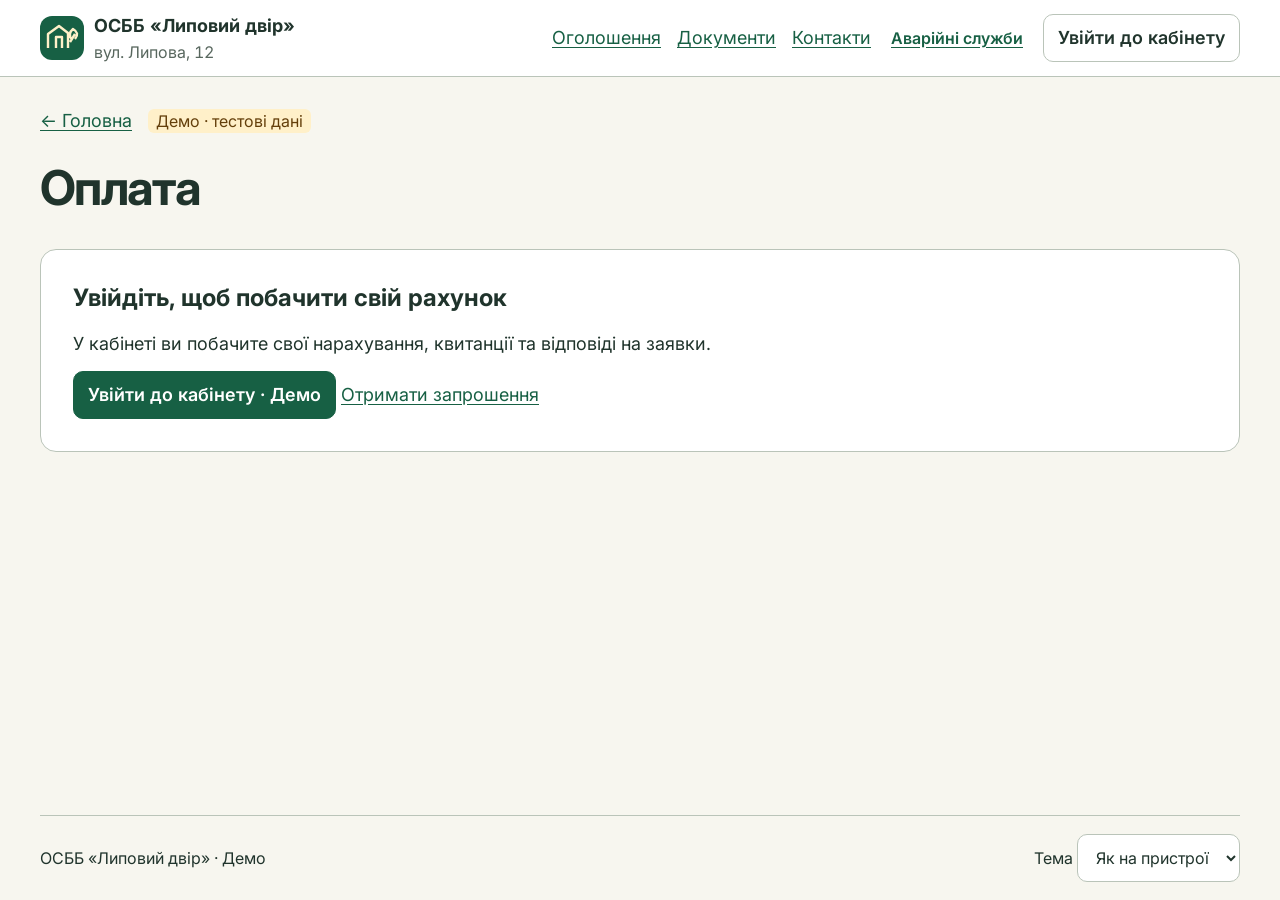
<file: pay.html>
<!doctype html>
<html lang="uk"><head><meta charset="utf-8"><meta name="viewport" content="width=device-width,initial-scale=1">
<title>Оплата · ОСББ «Липовий двір»</title><meta name="description" content="Оплата. ОСББ «Липовий двір», вул. Липова, 12. Демонстраційний сайт.">
<meta name="robots" content="noindex"><link rel="icon" href="data:image/svg+xml,%3Csvg xmlns='http://www.w3.org/2000/svg' viewBox='0 0 32 32'%3E%3Crect width='32' height='32' rx='8' fill='%23176044'/%3E%3Cpath d='M7 18 16 8l9 10v7H7Z' fill='%23fff0c9'/%3E%3C/svg%3E"><link rel="preconnect" href="https://fonts.gstatic.com" crossorigin><link rel="stylesheet" href="style.css"><link rel="stylesheet" media="print" onload="this.media='all'" href="https://fonts.googleapis.com/css2?family=Inter:wght@400;600;700&amp;display=swap"><script src="app.js" defer></script></head>
<body data-page="pay"><a class="skip" href="#main">До основного вмісту</a>
<header><div class="wrap bar"><a class="brand" href="index.html"><svg aria-hidden="true" viewBox="0 0 44 44" width="44" height="44"><rect width="44" height="44" rx="12" fill="#176044"/><path d="M8 32V18l11-8 9 7v15M16 32V21h6v11m8-6 5-8m-3 6q-5-6 1-11 7 4 2 10" fill="none" stroke="#FFF0C9" stroke-width="2.4" stroke-linejoin="round"/></svg><span>ОСББ «Липовий двір»<small>вул. Липова, 12</small></span></a><nav class="top"><a href="news.html">Оголошення</a><a href="documents.html">Документи</a><a href="contacts.html">Контакти</a></nav><a class="safety" href="emergency.html">Аварійні служби</a><a class="desk btn" href="account.html">Увійти до кабінету</a></div></header>
<main id="main" class="wrap" tabindex="-1"><a class="back" href="index.html">← Головна</a><span class="demo">Демо · тестові дані</span><h1>Оплата</h1><section class="card gate" hidden><h2>Увійдіть, щоб побачити свій рахунок</h2><p>У кабінеті ви побачите свої нарахування, квитанції та відповіді на заявки.</p><button id="login" class="primary">Увійти до кабінету · Демо</button> <a href="contacts.html">Отримати запрошення</a></section><div class="demo-content"><div id="pay-summary" class="columns"><section class="card"><small>Жовтень 2026</small><h2>З чого складається сума</h2><dl><dt>Утримання будинку</dt><dd>400,00 грн</dd><dt>Ремонтний фонд</dt><dd>80,00 грн</dd></dl></section><section class="card"><h2>ОСББ «Липовий двір»</h2><p>Комісія · 0,00 грн</p><p>Загалом</p><p class="money">480,00 грн</p><button class="primary" id="pay">Перейти до оплати</button><details><summary>Реквізити</summary><p>ОСББ «Липовий двір» · Демо · [реквізити уточнюються]</p><button id="copy">Скопіювати реквізити</button></details></section></div><section id="payment-state" class="result" role="status"></section></div></main>
<footer class="wrap"><span>ОСББ «Липовий двір» · Демо</span><label>Тема <select id="theme"><option value="auto">Як на пристрої</option><option value="light">Світла</option><option value="dark">Темна</option></select></label></footer>
<nav class="bottom" aria-label="Основна навігація"><a href="index.html"><span aria-hidden="true">⌂</span>Головна</a><a href="account.html"><span aria-hidden="true">♙</span>Кабінет</a><a href="requests.html"><span aria-hidden="true">▤</span>Заявки</a><a href="emergency.html"><span aria-hidden="true">✆</span>Аварійні служби</a></nav></body></html>
</file>
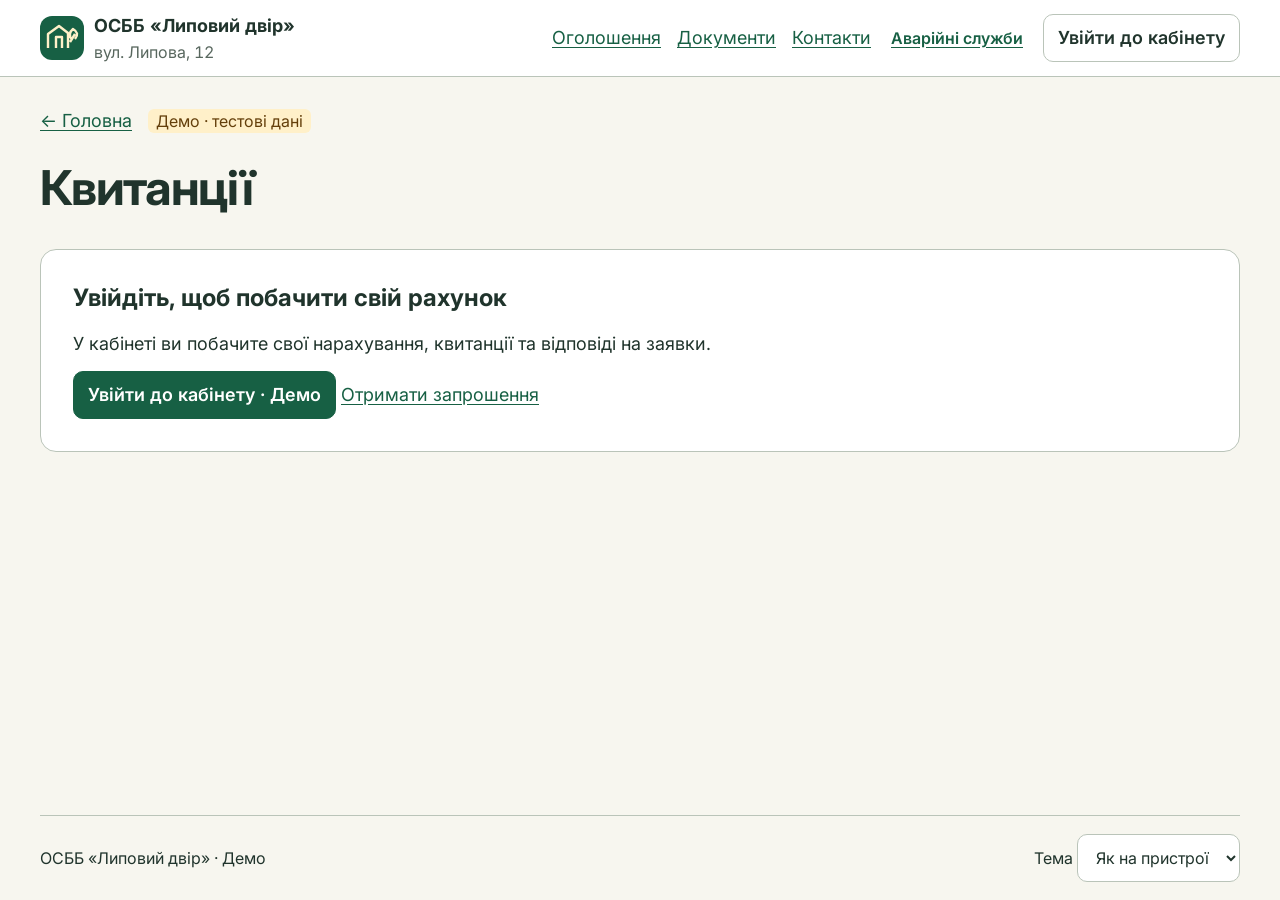
<file: receipts.html>
<!doctype html>
<html lang="uk"><head><meta charset="utf-8"><meta name="viewport" content="width=device-width,initial-scale=1">
<title>Квитанції · ОСББ «Липовий двір»</title><meta name="description" content="Квитанції. ОСББ «Липовий двір», вул. Липова, 12. Демонстраційний сайт.">
<meta name="robots" content="noindex"><link rel="icon" href="data:image/svg+xml,%3Csvg xmlns='http://www.w3.org/2000/svg' viewBox='0 0 32 32'%3E%3Crect width='32' height='32' rx='8' fill='%23176044'/%3E%3Cpath d='M7 18 16 8l9 10v7H7Z' fill='%23fff0c9'/%3E%3C/svg%3E"><link rel="preconnect" href="https://fonts.gstatic.com" crossorigin><link rel="stylesheet" href="style.css"><link rel="stylesheet" media="print" onload="this.media='all'" href="https://fonts.googleapis.com/css2?family=Inter:wght@400;600;700&amp;display=swap"><script src="app.js" defer></script></head>
<body data-page="receipts"><a class="skip" href="#main">До основного вмісту</a>
<header><div class="wrap bar"><a class="brand" href="index.html"><svg aria-hidden="true" viewBox="0 0 44 44" width="44" height="44"><rect width="44" height="44" rx="12" fill="#176044"/><path d="M8 32V18l11-8 9 7v15M16 32V21h6v11m8-6 5-8m-3 6q-5-6 1-11 7 4 2 10" fill="none" stroke="#FFF0C9" stroke-width="2.4" stroke-linejoin="round"/></svg><span>ОСББ «Липовий двір»<small>вул. Липова, 12</small></span></a><nav class="top"><a href="news.html">Оголошення</a><a href="documents.html">Документи</a><a href="contacts.html">Контакти</a></nav><a class="safety" href="emergency.html">Аварійні служби</a><a class="desk btn" href="account.html">Увійти до кабінету</a></div></header>
<main id="main" class="wrap" tabindex="-1"><a class="back" href="index.html">← Головна</a><span class="demo">Демо · тестові дані</span><h1>Квитанції</h1><section class="card gate" hidden><h2>Увійдіть, щоб побачити свій рахунок</h2><p>У кабінеті ви побачите свої нарахування, квитанції та відповіді на заявки.</p><button id="login" class="primary">Увійти до кабінету · Демо</button> <a href="contacts.html">Отримати запрошення</a></section><div class="demo-content"><section class="card receipt" aria-live="polite" id="receipts">Завантажуємо квитанції…</section></div></main>
<footer class="wrap"><span>ОСББ «Липовий двір» · Демо</span><label>Тема <select id="theme"><option value="auto">Як на пристрої</option><option value="light">Світла</option><option value="dark">Темна</option></select></label></footer>
<nav class="bottom" aria-label="Основна навігація"><a href="index.html"><span aria-hidden="true">⌂</span>Головна</a><a href="account.html"><span aria-hidden="true">♙</span>Кабінет</a><a href="requests.html"><span aria-hidden="true">▤</span>Заявки</a><a href="emergency.html"><span aria-hidden="true">✆</span>Аварійні служби</a></nav></body></html>
</file>
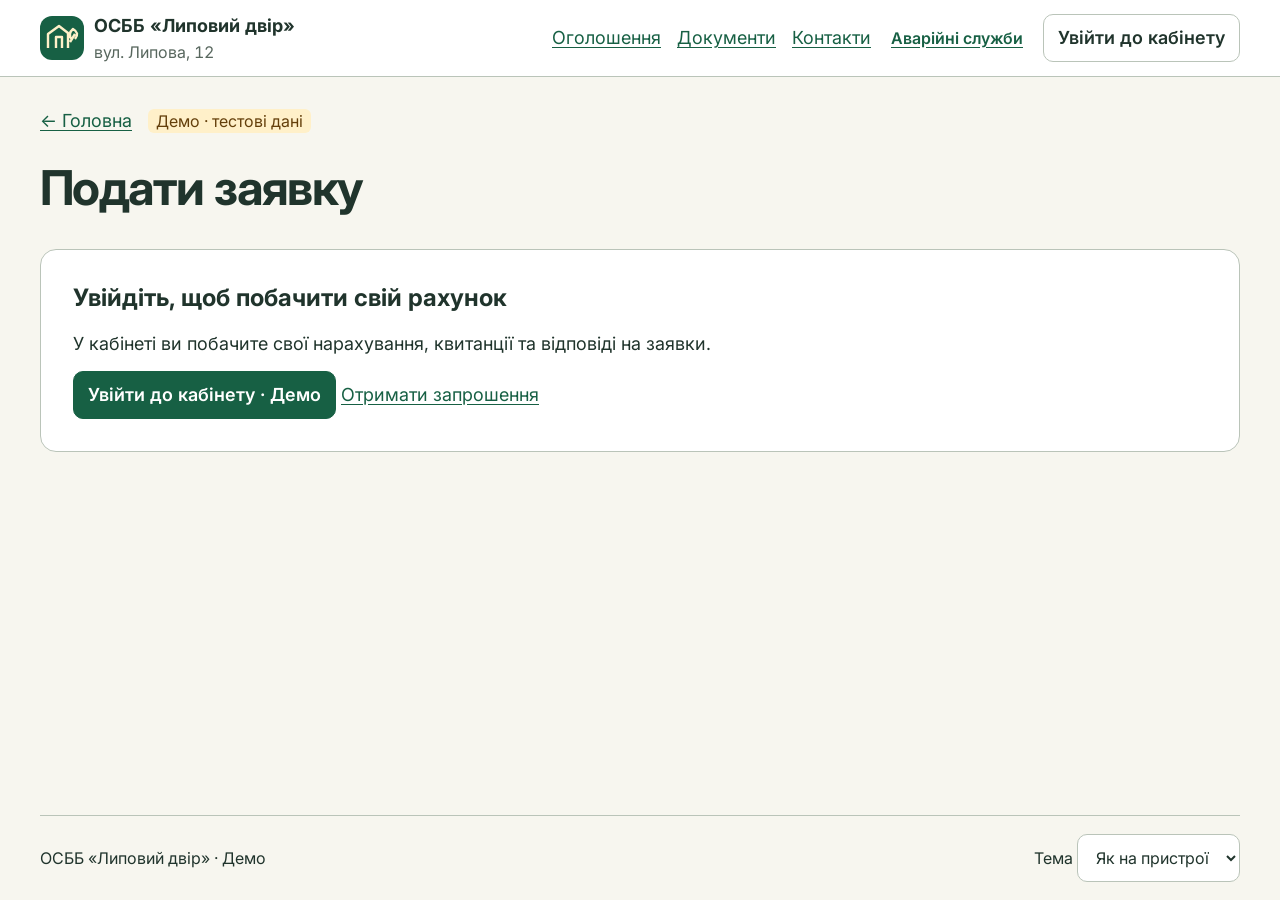
<file: request.html>
<!doctype html>
<html lang="uk"><head><meta charset="utf-8"><meta name="viewport" content="width=device-width,initial-scale=1">
<title>Подати заявку · ОСББ «Липовий двір»</title><meta name="description" content="Подати заявку. ОСББ «Липовий двір», вул. Липова, 12. Демонстраційний сайт.">
<meta name="robots" content="noindex"><link rel="icon" href="data:image/svg+xml,%3Csvg xmlns='http://www.w3.org/2000/svg' viewBox='0 0 32 32'%3E%3Crect width='32' height='32' rx='8' fill='%23176044'/%3E%3Cpath d='M7 18 16 8l9 10v7H7Z' fill='%23fff0c9'/%3E%3C/svg%3E"><link rel="preconnect" href="https://fonts.gstatic.com" crossorigin><link rel="stylesheet" href="style.css"><link rel="stylesheet" media="print" onload="this.media='all'" href="https://fonts.googleapis.com/css2?family=Inter:wght@400;600;700&amp;display=swap"><script src="app.js" defer></script></head>
<body data-page="request"><a class="skip" href="#main">До основного вмісту</a>
<header><div class="wrap bar"><a class="brand" href="index.html"><svg aria-hidden="true" viewBox="0 0 44 44" width="44" height="44"><rect width="44" height="44" rx="12" fill="#176044"/><path d="M8 32V18l11-8 9 7v15M16 32V21h6v11m8-6 5-8m-3 6q-5-6 1-11 7 4 2 10" fill="none" stroke="#FFF0C9" stroke-width="2.4" stroke-linejoin="round"/></svg><span>ОСББ «Липовий двір»<small>вул. Липова, 12</small></span></a><nav class="top"><a href="news.html">Оголошення</a><a href="documents.html">Документи</a><a href="contacts.html">Контакти</a></nav><a class="safety" href="emergency.html">Аварійні служби</a><a class="desk btn" href="account.html">Увійти до кабінету</a></div></header>
<main id="main" class="wrap" tabindex="-1"><a class="back" href="index.html">← Головна</a><span class="demo">Демо · тестові дані</span><h1>Подати заявку</h1><section class="card gate" hidden><h2>Увійдіть, щоб побачити свій рахунок</h2><p>У кабінеті ви побачите свої нарахування, квитанції та відповіді на заявки.</p><button id="login" class="primary">Увійти до кабінету · Демо</button> <a href="contacts.html">Отримати запрошення</a></section><div class="demo-content"><div class="columns"><form id="request" class="card" novalidate><label class="formline">Де виникла проблема?<select name="place"><option>Під’їзд</option><option>Двір</option><option>Підвал</option><option>Інше</option></select></label><label class="formline" id="entrance-field">Номер під’їзду<select name="entrance" aria-describedby="request-error"><option value="">Оберіть під’їзд</option><option>1</option><option>2</option></select></label><label class="formline">Що сталося?<textarea name="description" maxlength="800" aria-describedby="request-error" placeholder="Опишіть несправність"></textarea></label><label class="formline">Додати фото <small>Необов’язково · лише для попереднього перегляду</small><input type="file" accept="image/*" name="photo"></label><p id="request-error" class="error" hidden role="alert"></p><button class="primary">Надіслати заявку</button></form><aside class="card"><h2>Аварійні служби</h2><a href="emergency.html">Аварійні служби →</a><hr><a href="news.html">Оголошення для мешканців →</a></aside></div><section id="request-state" class="result" role="status"></section></div></main>
<footer class="wrap"><span>ОСББ «Липовий двір» · Демо</span><label>Тема <select id="theme"><option value="auto">Як на пристрої</option><option value="light">Світла</option><option value="dark">Темна</option></select></label></footer>
<nav class="bottom" aria-label="Основна навігація"><a href="index.html"><span aria-hidden="true">⌂</span>Головна</a><a href="account.html"><span aria-hidden="true">♙</span>Кабінет</a><a href="requests.html"><span aria-hidden="true">▤</span>Заявки</a><a href="emergency.html"><span aria-hidden="true">✆</span>Аварійні служби</a></nav></body></html>
</file>
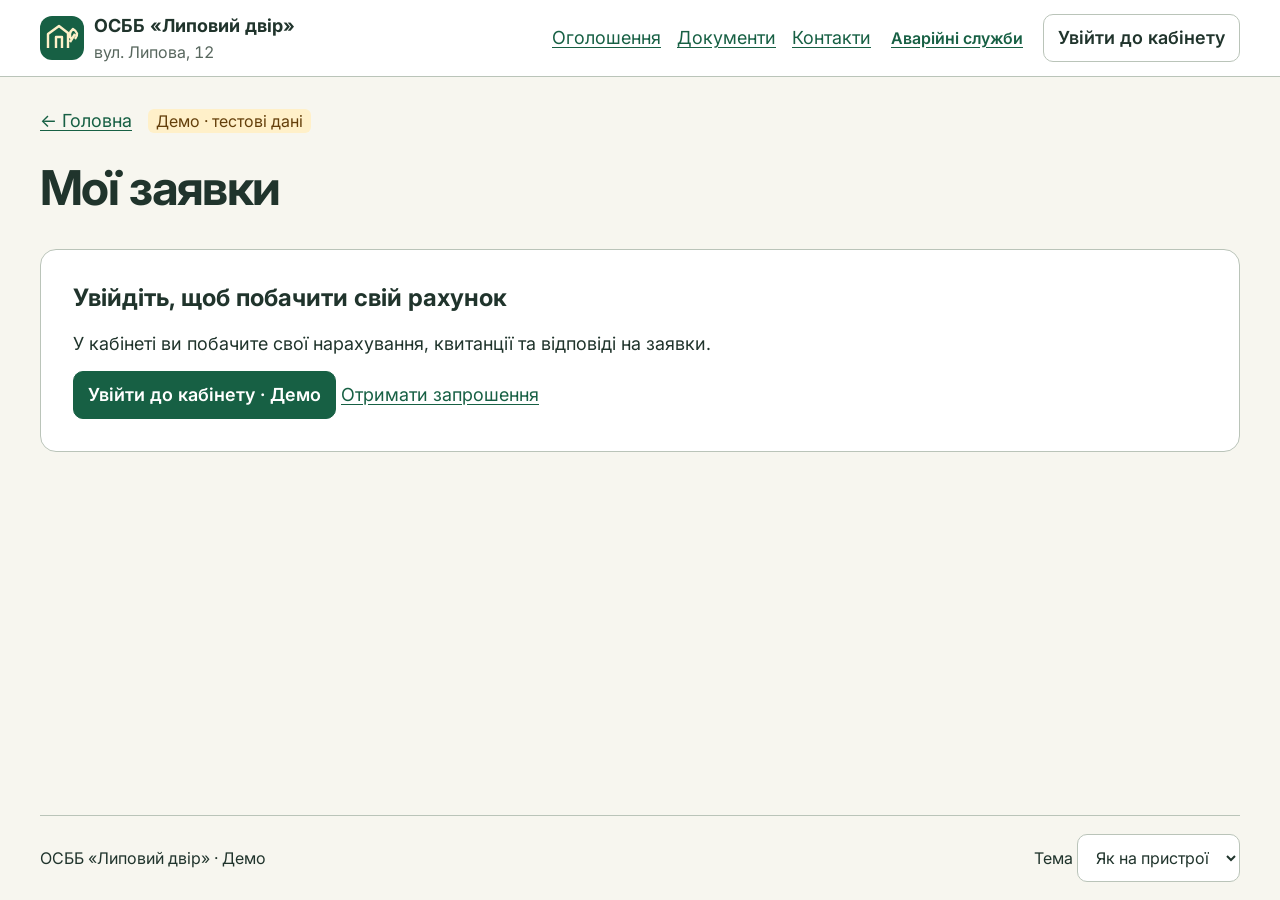
<file: requests.html>
<!doctype html>
<html lang="uk"><head><meta charset="utf-8"><meta name="viewport" content="width=device-width,initial-scale=1">
<title>Мої заявки · ОСББ «Липовий двір»</title><meta name="description" content="Мої заявки. ОСББ «Липовий двір», вул. Липова, 12. Демонстраційний сайт.">
<meta name="robots" content="noindex"><link rel="icon" href="data:image/svg+xml,%3Csvg xmlns='http://www.w3.org/2000/svg' viewBox='0 0 32 32'%3E%3Crect width='32' height='32' rx='8' fill='%23176044'/%3E%3Cpath d='M7 18 16 8l9 10v7H7Z' fill='%23fff0c9'/%3E%3C/svg%3E"><link rel="preconnect" href="https://fonts.gstatic.com" crossorigin><link rel="stylesheet" href="style.css"><link rel="stylesheet" media="print" onload="this.media='all'" href="https://fonts.googleapis.com/css2?family=Inter:wght@400;600;700&amp;display=swap"><script src="app.js" defer></script></head>
<body data-page="requests"><a class="skip" href="#main">До основного вмісту</a>
<header><div class="wrap bar"><a class="brand" href="index.html"><svg aria-hidden="true" viewBox="0 0 44 44" width="44" height="44"><rect width="44" height="44" rx="12" fill="#176044"/><path d="M8 32V18l11-8 9 7v15M16 32V21h6v11m8-6 5-8m-3 6q-5-6 1-11 7 4 2 10" fill="none" stroke="#FFF0C9" stroke-width="2.4" stroke-linejoin="round"/></svg><span>ОСББ «Липовий двір»<small>вул. Липова, 12</small></span></a><nav class="top"><a href="news.html">Оголошення</a><a href="documents.html">Документи</a><a href="contacts.html">Контакти</a></nav><a class="safety" href="emergency.html">Аварійні служби</a><a class="desk btn" href="account.html">Увійти до кабінету</a></div></header>
<main id="main" class="wrap" tabindex="-1"><a class="back" href="index.html">← Головна</a><span class="demo">Демо · тестові дані</span><h1>Мої заявки</h1><section class="card gate" hidden><h2>Увійдіть, щоб побачити свій рахунок</h2><p>У кабінеті ви побачите свої нарахування, квитанції та відповіді на заявки.</p><button id="login" class="primary">Увійти до кабінету · Демо</button> <a href="contacts.html">Отримати запрошення</a></section><div class="demo-content"><section class="card" id="tickets"><h2>У вас поки немає заявок</h2><a class="primary" href="request.html">Подати першу заявку</a></section></div></main>
<footer class="wrap"><span>ОСББ «Липовий двір» · Демо</span><label>Тема <select id="theme"><option value="auto">Як на пристрої</option><option value="light">Світла</option><option value="dark">Темна</option></select></label></footer>
<nav class="bottom" aria-label="Основна навігація"><a href="index.html"><span aria-hidden="true">⌂</span>Головна</a><a href="account.html"><span aria-hidden="true">♙</span>Кабінет</a><a href="requests.html" aria-current="page"><span aria-hidden="true">▤</span>Заявки</a><a href="emergency.html"><span aria-hidden="true">✆</span>Аварійні служби</a></nav></body></html>
</file>
<file: style.css>
:root{color-scheme:light;--paper:#F7F6EF;--ink:#20342C;--surface:#fff;--soft:#58675E;--green:#176044;--on:#fff;--edge:#bac4b9;--warn:#842D21;--pink:#FBEAE4;--amber:#643F0B;--cream:#FFF0C9}
:root[data-theme=dark]{color-scheme:dark;--paper:#192720;--ink:#EFF5ED;--surface:#24352c;--soft:#bdcdc0;--green:#91DCAC;--on:#14271E;--edge:#617768}
@media(prefers-color-scheme:dark){:root:not([data-theme=light]){color-scheme:dark;--paper:#192720;--ink:#EFF5ED;--surface:#24352c;--soft:#bdcdc0;--green:#91DCAC;--on:#14271E;--edge:#617768}}
*{box-sizing:border-box}body{margin:0;background:var(--paper);color:var(--ink);font:400 1.125rem/1.5556 Inter,system-ui,sans-serif;font-variant-numeric:tabular-nums;overflow-wrap:anywhere}.wrap{width:min(calc(100% - 32px),1200px);margin-inline:auto}header{background:var(--surface);border-bottom:1px solid var(--edge)}.bar,footer,.actions,.filters,.quick,.scene-bar,.top{display:flex;align-items:center;gap:12px;flex-wrap:wrap}.bar{justify-content:space-between;padding-block:12px}.brand{display:flex;align-items:center;gap:10px;text-decoration:none;color:var(--ink);font-weight:700}.brand small{display:block;font-weight:400}.brand svg{flex:none}small,.demo{font-size:1rem;line-height:1.5;color:var(--soft)}a{color:var(--green);text-underline-offset:.18em}a:hover{text-decoration-thickness:2px}.top,.desk.btn{display:none}button,.btn,.primary,summary,input,select,textarea{font:inherit}button,.btn,.primary,select,input,textarea{border:1px solid var(--edge);border-radius:10px;color:var(--ink);background:var(--surface);padding:9px 14px;min-height:48px;max-width:100%}button,select,summary{cursor:pointer}button:disabled{cursor:default}.btn,.primary,.quick a,.back,.safety,.card a,.top a,summary{display:inline-flex;align-items:center;min-height:48px}.btn,.primary{text-decoration:none;font-weight:600;justify-content:center}.primary,button[aria-pressed=true]{background:var(--green);color:var(--on);border-color:var(--green)}button:hover:not(:disabled),.btn:hover,.primary:hover{box-shadow:inset 0 0 0 2px currentColor}.safety{font-size:1rem;font-weight:600}.skip{position:absolute;left:-100vw}.skip:focus{left:8px;top:8px;background:var(--surface);padding:12px;z-index:5}:focus-visible{outline:3px solid var(--green);outline-offset:3px;box-shadow:0 0 0 3px var(--surface)}main{padding-block:20px 40px}h1,h2,h3,p{margin:0 0 .7em}h1{font-size:2rem;line-height:1.1875;letter-spacing:-.035em}h2{font-size:1.5rem;line-height:1.333}h3{font-size:1.125rem}p{max-width:68ch}.alert{background:var(--pink);color:var(--warn);border-inline-start:4px solid currentColor;padding:12px 16px;border-radius:10px;font-size:1rem}.alert a{color:inherit;display:inline-flex;min-height:48px;align-items:center}.hero{display:grid;grid-template-columns:repeat(4,minmax(0,1fr));gap:16px;padding-block:24px}.hero>*{grid-column:1/-1;min-width:0}.intro>small{display:block;margin-bottom:8px}.quick a{font-weight:600}.scene,.card{background:var(--surface);border:1px solid var(--edge);border-radius:16px}.scene{overflow:hidden;position:relative;align-self:center}.yard{display:block;width:100%;height:auto;aspect-ratio:600/290}.scene-bar{justify-content:flex-end;padding:4px 12px}.scene-bar button{border:0;font-size:1rem}.filters{gap:6px;padding:10px 12px}.filters button{font-size:1rem;padding-inline:10px}.door{transition:filter .18s}.door.selected rect:first-child{stroke:#fff0c9;stroke-width:5}.door.selected rect:nth-child(2){fill:#176044}.playing .couple{animation:walk 15s ease-in-out both}.playing .legs{animation:step .65s alternate 18}.playing .head{transform-box:fill-box;transform-origin:center;animation:look 15s}.playing .cat{animation:cat 15s both}.playing .yard>circle{animation:look 15s}.playing use[href="#window"]:first-of-type{animation:glow 5s 1}
@keyframes walk{0%,10%{transform:translate(0)}85%,100%{transform:translate(96px,-25px) scale(.93)}}@keyframes step{to{transform:skewX(9deg)}}@keyframes look{40%,65%{transform:rotate(12deg)}}@keyframes cat{0%,20%{transform:translate(347px,250px)}95%,100%{transform:translate(220px,266px)}}@keyframes glow{50%{opacity:.65}}
.columns{display:grid;gap:16px;margin-bottom:16px}.card{padding:clamp(16px,3vw,32px);min-width:0}.status{background:var(--surface);order:-1}.status p{margin-bottom:4px}hr{border:0;border-top:1px solid var(--edge);margin:18px 0}.row{padding:16px 0;border-bottom:1px solid var(--edge)}.row:last-child{border:0}.row small{display:block}.row a{font-weight:600;width:100%;justify-content:space-between;gap:12px}.back,.demo{margin-right:16px}.back+h1,.demo+h1{margin-top:16px}.demo{color:var(--amber);background:var(--cream);border-radius:6px;padding:2px 8px}.bottom{position:sticky;bottom:0;display:grid;grid-template-columns:repeat(4,minmax(0,1fr));padding-bottom:env(safe-area-inset-bottom);background:var(--surface);border-top:1px solid var(--edge);box-shadow:0 -3px 12px #17291c12;z-index:2}.bottom a{min-height:54px;text-align:center;align-content:center;font-size:.875rem;line-height:1.16;padding:4px 2px;text-decoration:none;color:var(--ink)}.bottom a span{display:block;font-size:1.25rem}.bottom a[aria-current]{background:var(--green);color:var(--on)}body{min-height:100dvh;display:flex;flex-direction:column}main{flex:1}footer{justify-content:space-between;border-top:1px solid var(--edge);padding:18px 0;font-size:1rem}.receipt,form{max-width:600px}.formline{display:grid;gap:6px;margin:14px 0}input,select,textarea{width:100%;min-width:0}footer select{width:auto}textarea{min-height:96px}.money{font-size:2rem;font-weight:700}.error{color:var(--warn);background:var(--pink);padding:8px}.result:not(:empty){padding:12px;border-inline-start:4px solid var(--green)}.result a{display:inline-flex;align-items:center;min-height:48px}dl{display:grid;grid-template-columns:1fr auto;gap:12px}dd{font-weight:600;margin:0}summary{font-weight:600;text-decoration:underline}summary:before{content:'▸';margin-right:8px}details[open]>summary:before{content:'▾'}.filter-result{display:block}.card+.card{margin-top:12px}.columns>.card{margin:0}.scene-bar,.filters{background:var(--surface)}[hidden]{display:none!important}.form-page .bottom{display:none}.skip:focus-visible{z-index:10}html{scroll-padding-bottom:6rem}.row button:disabled{display:block;margin-top:8px}
@media(min-width:56em){.bar{gap:20px}.top,.desk.btn{display:flex}.top{margin-left:auto;gap:16px}.bottom{display:none}.hero{grid-template-columns:repeat(12,minmax(0,1fr));gap:16px 24px;padding:36px 0}.intro{grid-column:1/7;grid-row:1;align-self:end}.quick{grid-column:1/7;grid-row:2;align-self:start}.scene{grid-column:7/13;grid-row:1/3}.columns{grid-template-columns:7fr 5fr;gap:24px;margin-bottom:24px}.status{order:0}h1{font-size:3rem;line-height:1.125}.alert{display:flex;align-items:center;flex-wrap:wrap;gap:0 8px}.alert a{margin-left:auto}.bar .brand{font-size:1.125rem}}
@media(max-width:25em){.bar{gap:4px}.safety{font-size:.95rem}.brand{font-size:1rem}.brand svg{width:32px}.intro .actions{gap:6px}.actions a{font-size:1rem}.hero{gap:12px}.intro p{font-size:1rem}.alert{padding:8px 12px}.scene .filters{flex-wrap:wrap}}
@media(prefers-reduced-motion:reduce){*,*:before,*:after{animation:none!important;transition:none!important}}
@media(prefers-reduced-motion:no-preference){button,a{transition:background-color .14s}details[open]>p,.result:not(:empty){animation:appear .15s}@keyframes appear{from{opacity:.6}}}
</file>
